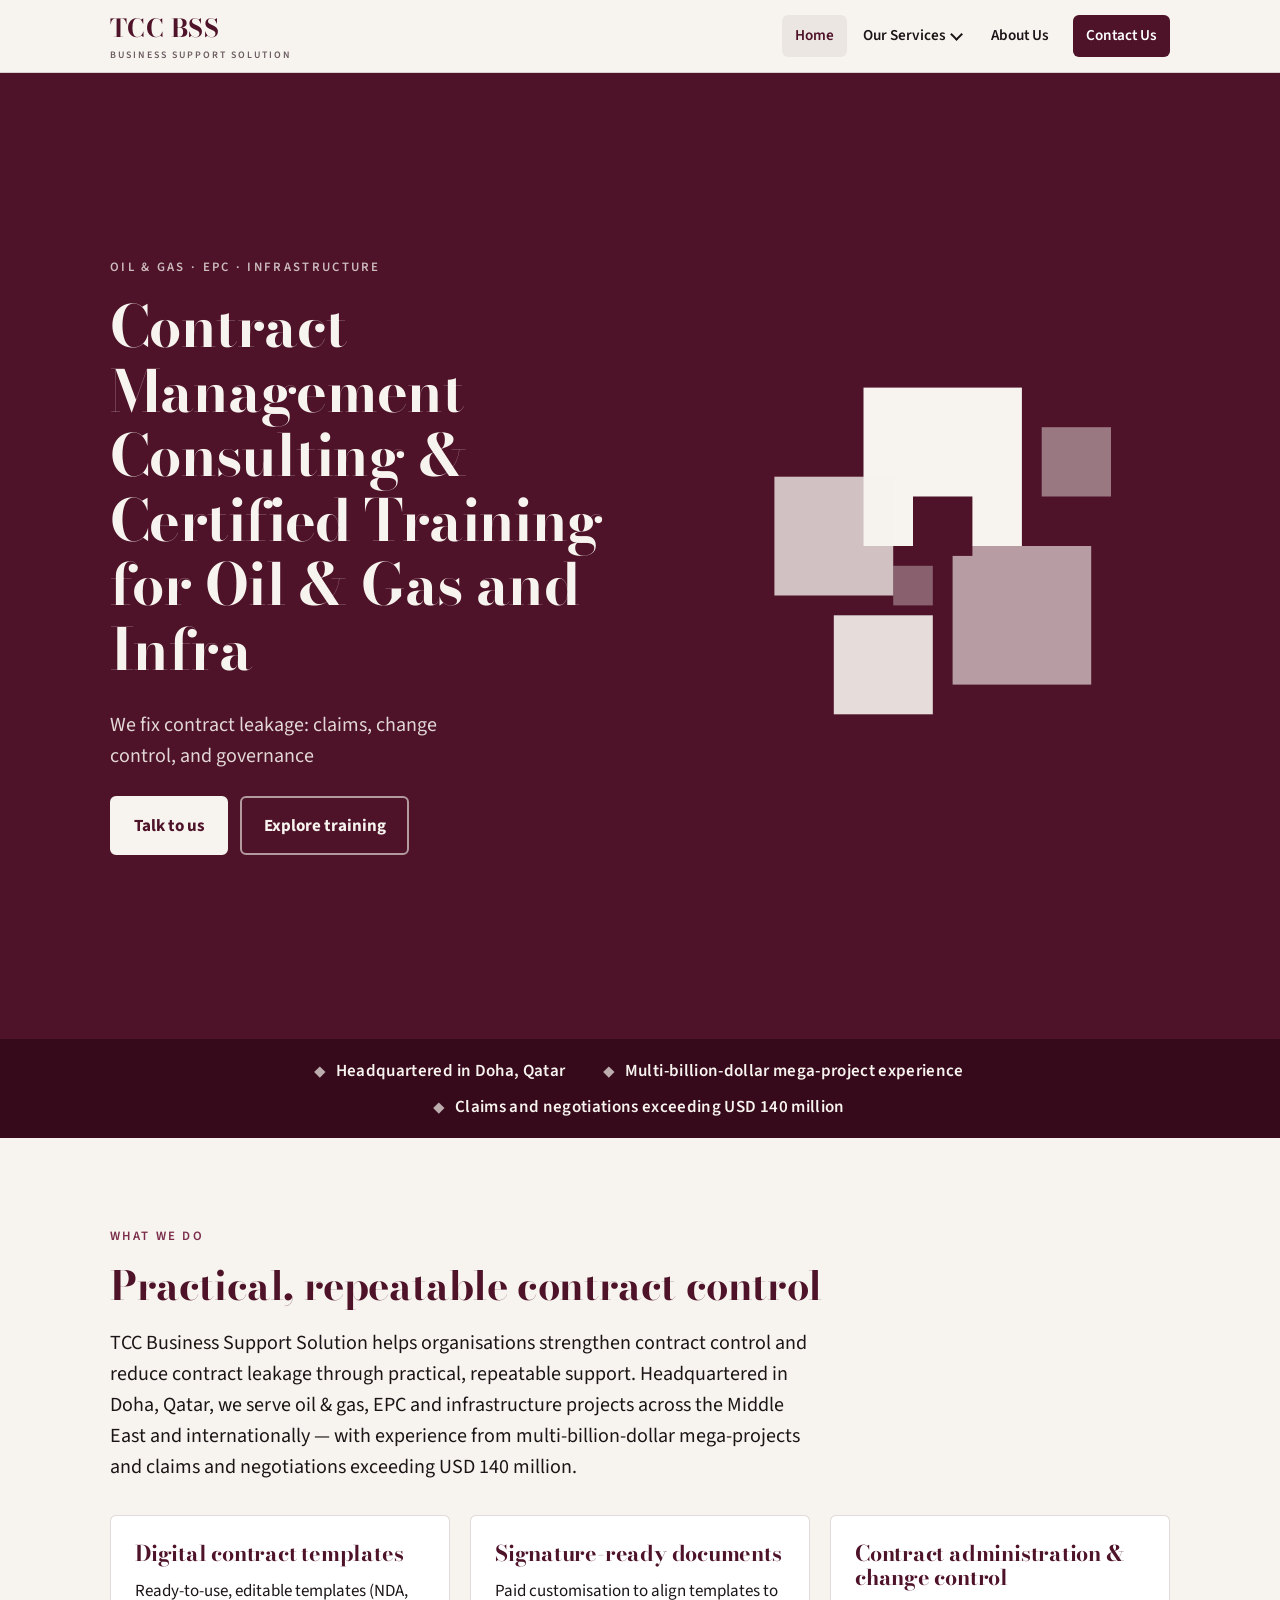
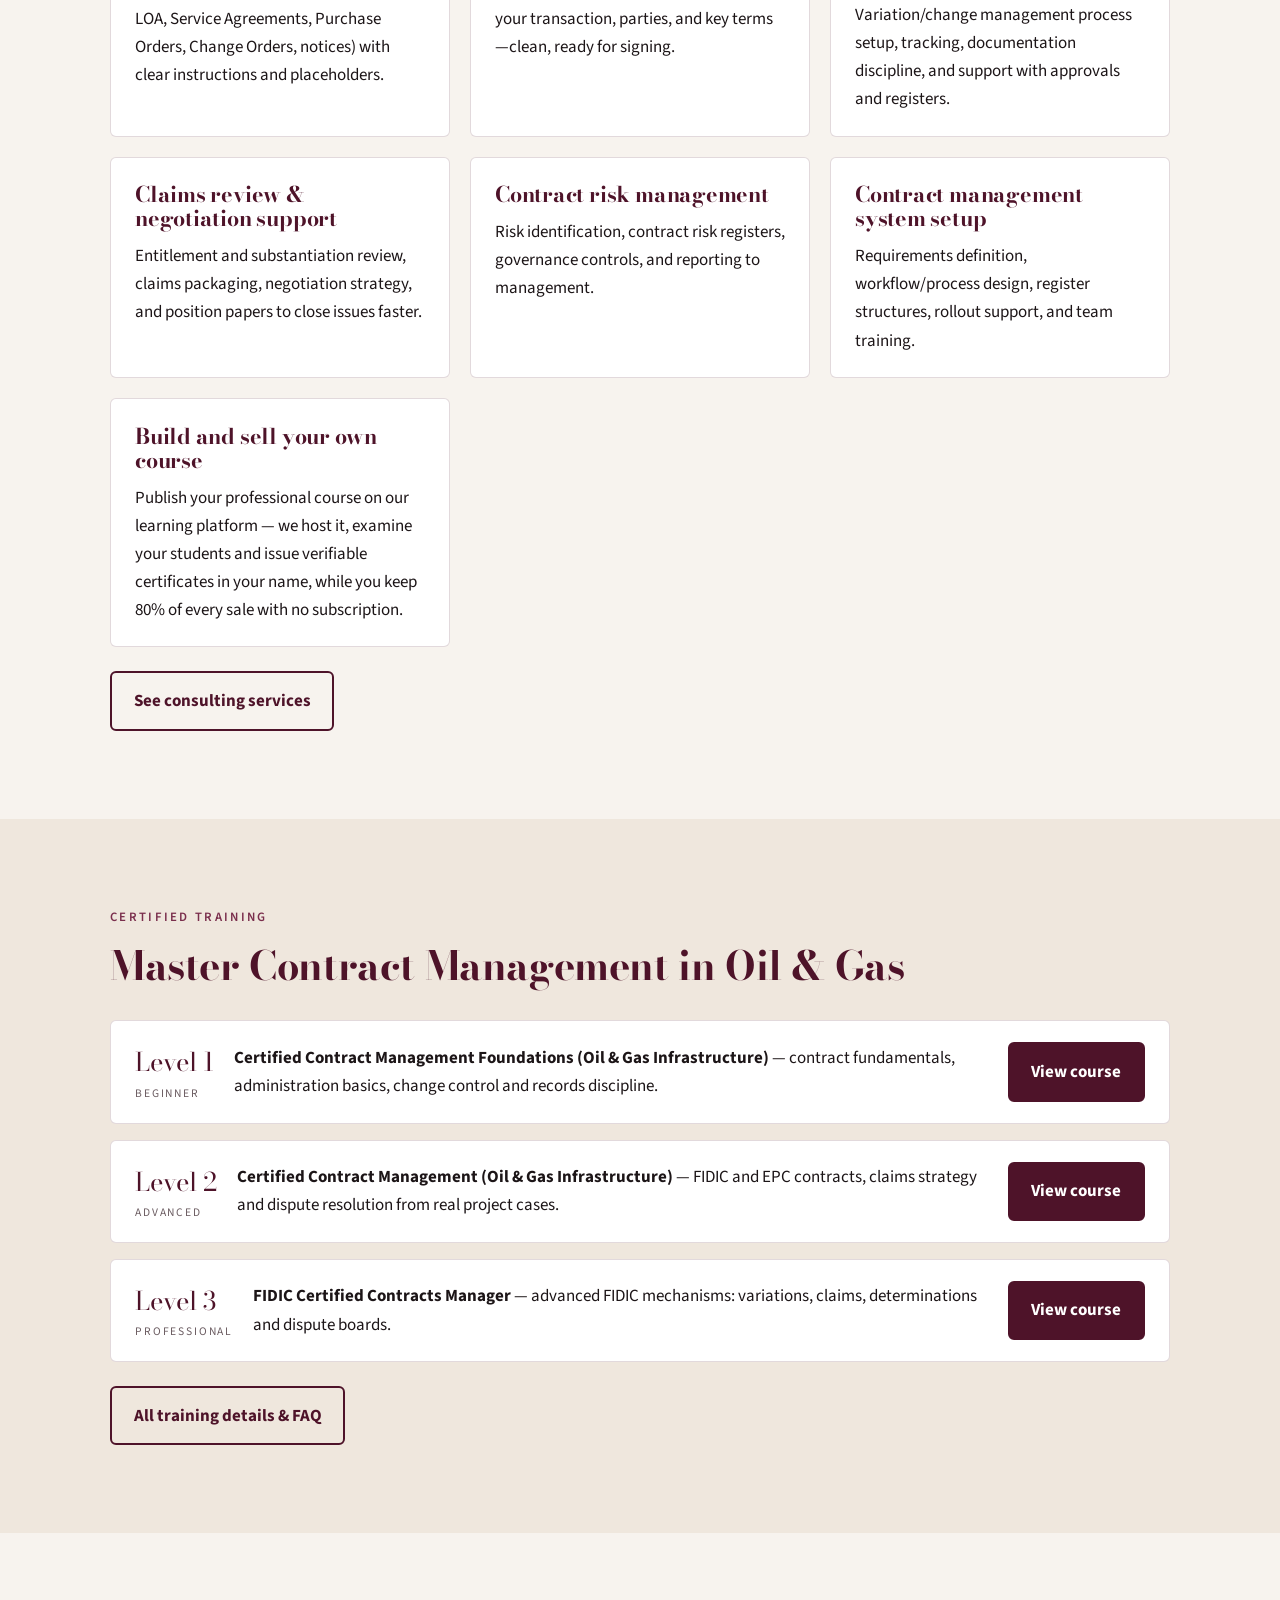
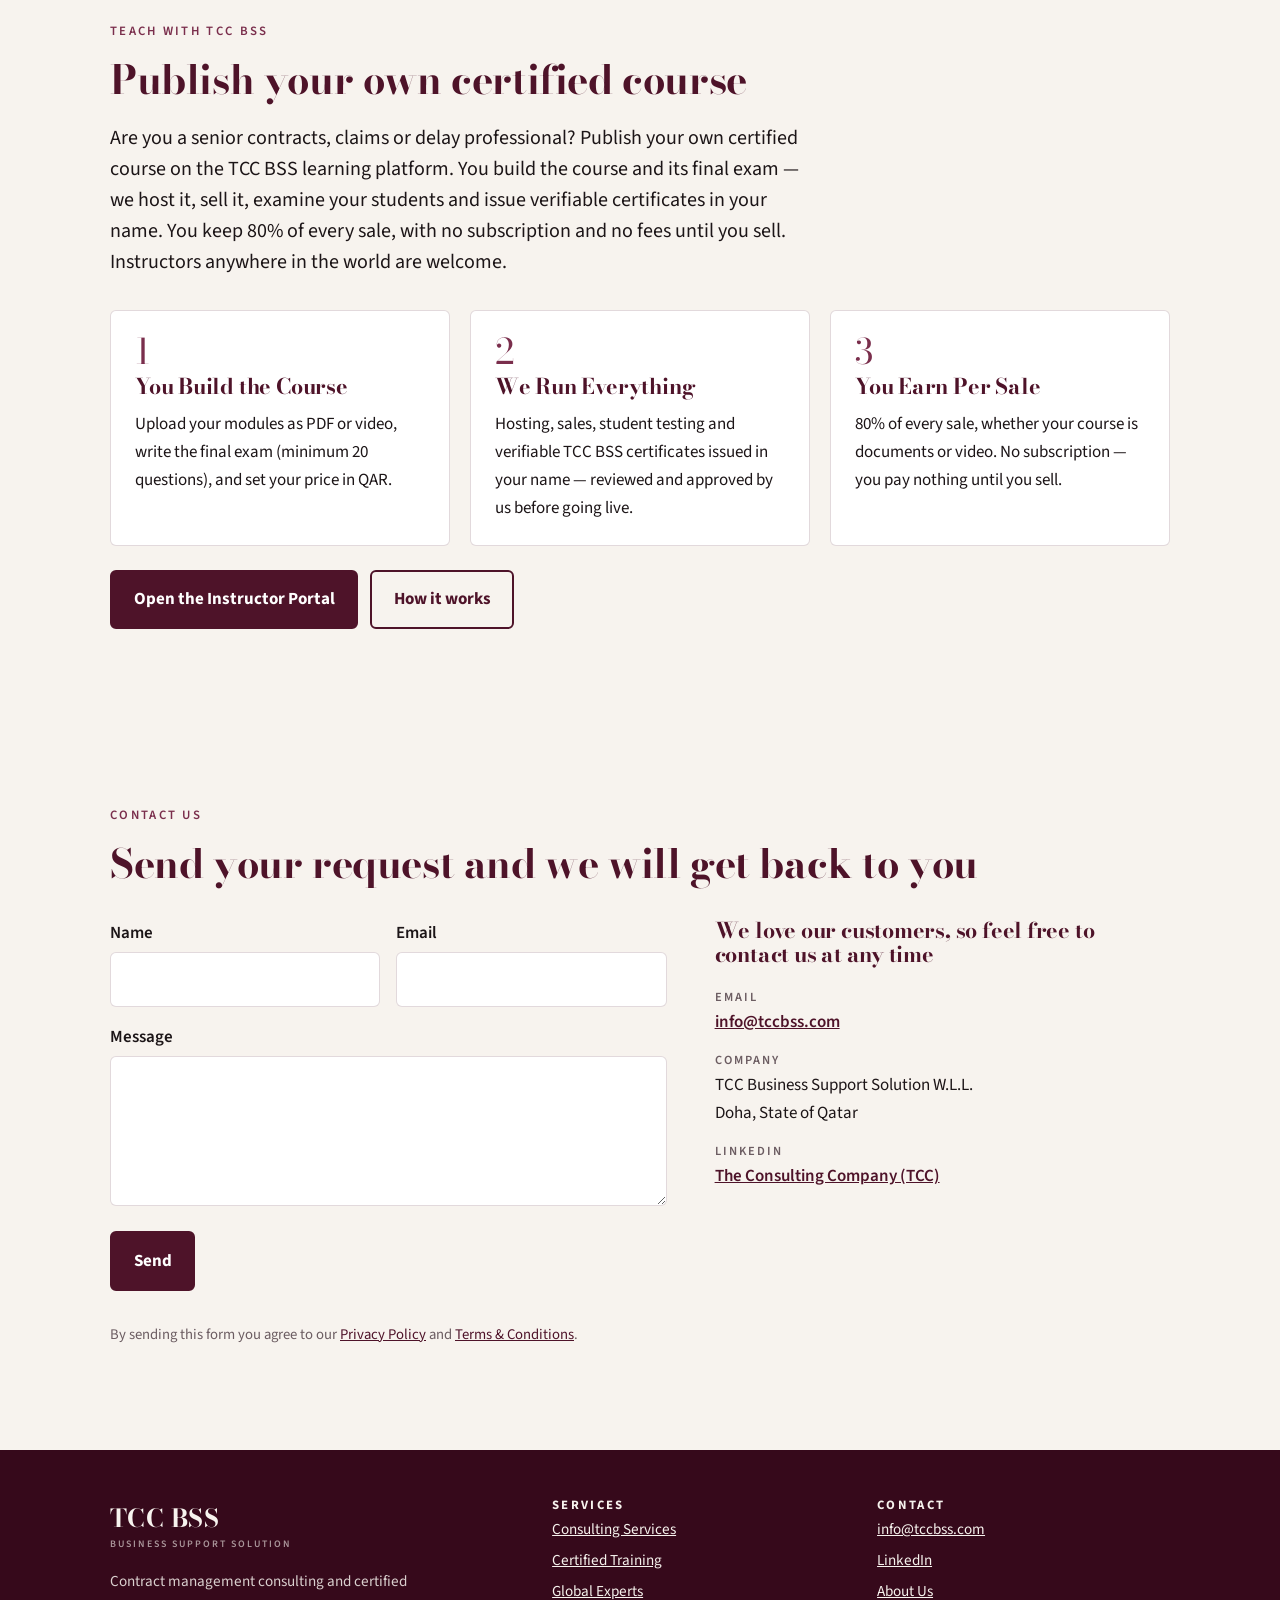
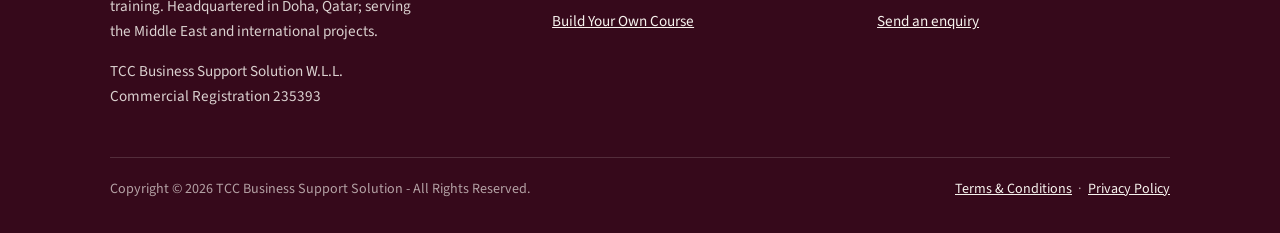
<file: index.html>
<!DOCTYPE html>
<html lang="en">
<head>
<meta charset="utf-8">
<meta name="viewport" content="width=device-width, initial-scale=1">
<title>Contract Management Consulting &amp; Training | TCC Business Support Solution</title>
<meta name="description" content="Doha-based contract management consulting and training for oil &amp; gas, EPC and infrastructure. We fix contract leakage: claims, change control, governance.">
<link rel="canonical" href="https://tccbss.com/">
<meta property="og:type" content="website"><meta property="og:site_name" content="TCC Business Support Solution">
<meta property="og:title" content="Contract Management Consulting &amp; Training | TCC Business Support Solution"><meta property="og:description" content="Doha-based contract management consulting and training for oil &amp; gas, EPC and infrastructure. We fix contract leakage: claims, change control, governance."><meta property="og:url" content="https://tccbss.com/">
<meta name="twitter:card" content="summary">
<link rel="icon" href="/assets/favicon.svg" type="image/svg+xml">
<link rel="preconnect" href="https://fonts.googleapis.com"><link rel="preconnect" href="https://fonts.gstatic.com" crossorigin>
<link href="https://fonts.googleapis.com/css2?family=Bodoni+Moda:wght@700&family=Source+Sans+3:ital,wght@0,400;0,600;0,700;1,400&display=swap" rel="stylesheet">
<link rel="stylesheet" href="/assets/style.css">
<script type="application/ld+json">{"@context": "https://schema.org", "@graph": [{"@type": "ProfessionalService", "@id": "https://tccbss.com/#organization", "name": "TCC Business Support Solution", "alternateName": "TCC BSS", "legalName": "TCC Business Support Solution W.L.L.", "url": "https://tccbss.com/", "email": "info@tccbss.com", "logo": "https://tccbss.com/assets/favicon.svg", "description": "Doha-based contract management consulting and certified training for oil & gas, EPC and infrastructure. We fix contract leakage: claims, change control, and governance.", "address": {"@type": "PostalAddress", "addressLocality": "Doha", "addressCountry": "QA"}, "areaServed": ["Qatar", "Middle East", "GCC", "North Africa", "South Asia", "International"], "identifier": {"@type": "PropertyValue", "propertyID": "Commercial Registration", "value": "235393"}, "sameAs": ["https://www.linkedin.com/company/the-consulting-company-tcc"], "knowsAbout": ["Contract management", "Claims management", "Change control", "FIDIC contracts", "Contract risk management", "EPC contracts"]}, {"@type": "WebSite", "url": "https://tccbss.com/", "name": "TCC Business Support Solution", "publisher": {"@id": "https://tccbss.com/#organization"}}]}</script>
</head>
<body>
<a class="skip" href="#main">Skip to content</a>
<header class="site-header"><div class="wrap">
  <a class="brand" href="/">TCC BSS<small>Business Support Solution</small></a>
  <button class="menu-btn" aria-expanded="false" aria-controls="nav">Menu <span class="chev"></span></button>
  <ul class="nav" id="nav">
    <li><a href="/" aria-current="page">Home</a></li>
    <li class="has-sub"><button aria-expanded="false" aria-haspopup="true">Our Services <span class="chev"></span></button>
      <ul class="sub">
        <li><a href="/consulting-services">Consulting Services</a></li>
        <li><a href="/certified-training">Certified Training</a></li>
        <li><a href="/global-experts">Global Experts</a></li>
        <li><a href="/build-your-own-course">Build Your Own Course</a></li>
      </ul></li>
    <li><a href="/about-us">About Us</a></li>
    <li><a class="cta" href="/#contact">Contact Us</a></li>
  </ul>
</div></header>
<main id="main">
<section class="hero"><div class="wrap"><div>
  <p class="kicker">Oil &amp; Gas · EPC · Infrastructure</p><h1>Contract Management Consulting &amp; Certified Training for Oil &amp; Gas and Infra</h1><p class="lead">We fix contract leakage: claims, change control, and governance</p>
  <div class="actions"><a class="btn" href="#contact">Talk to us</a><a class="btn ghost" href="/certified-training">Explore training</a></div></div><svg class="motif" viewBox="0 0 460 420" role="img" aria-label="Abstract composition of blocks fitting together, representing contract pieces under control">
<rect x="150" y="40" width="160" height="160" fill="#F7F3EE"/><rect x="60" y="130" width="120" height="120" fill="#F7F3EE" opacity=".78"/>
<rect x="240" y="200" width="140" height="140" fill="#F7F3EE" opacity=".62"/><rect x="120" y="270" width="100" height="100" fill="#F7F3EE" opacity=".9"/>
<rect x="330" y="80" width="70" height="70" fill="#F7F3EE" opacity=".45"/><rect x="200" y="150" width="60" height="60" fill="#4E1329"/>
<rect x="180" y="220" width="40" height="40" fill="#F7F3EE" opacity=".35"/></svg></div></section>
<div class="band"><div class="wrap"><ul><li>Headquartered in Doha, Qatar</li><li>Multi-billion-dollar mega-project experience</li><li>Claims and negotiations exceeding USD 140 million</li></ul></div></div>
<section><div class="wrap"><p class="kicker">What we do</p><h2>Practical, repeatable contract control</h2>
<p class="intro lead">TCC Business Support Solution helps organisations strengthen contract control and reduce contract leakage through practical, repeatable support. Headquartered in Doha, Qatar, we serve oil &amp; gas, EPC and infrastructure projects across the Middle East and internationally — with experience from multi-billion-dollar mega-projects and claims and negotiations exceeding USD 140 million.</p>
<div class="grid"><article class="card"><h3>Digital contract templates</h3><p>Ready-to-use, editable templates (NDA, LOA, Service Agreements, Purchase Orders, Change Orders, notices) with clear instructions and placeholders.</p></article><article class="card"><h3>Signature-ready documents</h3><p>Paid customisation to align templates to your transaction, parties, and key terms—clean, ready for signing.</p></article><article class="card"><h3>Contract administration &amp; change control</h3><p>Variation/change management process setup, tracking, documentation discipline, and support with approvals and registers.</p></article><article class="card"><h3>Claims review &amp; negotiation support</h3><p>Entitlement and substantiation review, claims packaging, negotiation strategy, and position papers to close issues faster.</p></article><article class="card"><h3>Contract risk management</h3><p>Risk identification, contract risk registers, governance controls, and reporting to management.</p></article><article class="card"><h3>Contract management system setup</h3><p>Requirements definition, workflow/process design, register structures, rollout support, and team training.</p></article><article class="card"><h3>Build and sell your own course</h3><p>Publish your professional course on our learning platform — we host it, examine your students and issue verifiable certificates in your name, while you keep 80% of every sale with no subscription.</p></article></div><div class="actions"><a class="btn ghost" href="/consulting-services">See consulting services</a></div></div></section>
<section class="alt"><div class="wrap"><p class="kicker">Certified Training</p><h2>Master Contract Management in Oil &amp; Gas</h2>
<div class="levels">
<div class="level"><div class="tag">Level 1<small>Beginner</small></div><p><strong>Certified Contract Management Foundations (Oil &amp; Gas Infrastructure)</strong> — contract fundamentals, administration basics, change control and records discipline.</p><a class="btn" href="https://nas.io/evgeniyas-business-1/courses/level-1-beginners-certified-contract-management-fo-1" rel="noopener" target="_blank">View course</a></div>
<div class="level"><div class="tag">Level 2<small>Advanced</small></div><p><strong>Certified Contract Management (Oil &amp; Gas Infrastructure)</strong> — FIDIC and EPC contracts, claims strategy and dispute resolution from real project cases.</p><a class="btn" href="https://nas.io/evgeniyas-business-1/courses/level-2-advanced-certified-contract-management-oil" rel="noopener" target="_blank">View course</a></div>
<div class="level"><div class="tag">Level 3<small>Professional</small></div><p><strong>FIDIC Certified Contracts Manager</strong> — advanced FIDIC mechanisms: variations, claims, determinations and dispute boards.</p><a class="btn" href="https://nas.io/evgeniyas-business-1/courses/fccm-exam-preparation-course" rel="noopener" target="_blank">View course</a></div>
</div><div class="actions"><a class="btn ghost" href="/certified-training">All training details &amp; FAQ</a></div></div></section>
<section><div class="wrap"><p class="kicker">Teach with TCC BSS</p><h2>Publish your own certified course</h2>
<p class="intro lead">Are you a senior contracts, claims or delay professional? Publish your own certified course on the TCC BSS learning platform. You build the course and its final exam — we host it, sell it, examine your students and issue verifiable certificates in your name. You keep 80% of every sale, with no subscription and no fees until you sell. Instructors anywhere in the world are welcome.</p>
<div class="steps">
<article class="card"><div class="num">1</div><h3>You Build the Course</h3><p>Upload your modules as PDF or video, write the final exam (minimum 20 questions), and set your price in QAR.</p></article>
<article class="card"><div class="num">2</div><h3>We Run Everything</h3><p>Hosting, sales, student testing and verifiable TCC BSS certificates issued in your name — reviewed and approved by us before going live.</p></article>
<article class="card"><div class="num">3</div><h3>You Earn Per Sale</h3><p>80% of every sale, whether your course is documents or video. No subscription — you pay nothing until you sell.</p></article>
</div><div class="actions"><a class="btn" href="https://tccbss-learn.azurewebsites.net/teach" rel="noopener" target="_blank">Open the Instructor Portal</a><a class="btn ghost" href="/build-your-own-course">How it works</a></div></div></section>
<section id="contact"><div class="wrap"><p class="kicker">Contact Us</p><h2>Send your request and we will get back to you</h2>
<div class="contact">
<form class="f" data-endpoint="" method="POST" action="mailto:info@tccbss.com" novalidate>
  <div class="row"><div><label for="name">Name</label><input id="name" name="name" type="text" autocomplete="name" required></div>
  <div><label for="email">Email</label><input id="email" name="email" type="email" autocomplete="email" required></div></div>
  <div><label for="message">Message</label><textarea id="message" name="message" required></textarea></div>
  <p class="hp" aria-hidden="true"><label>Leave this field empty <input type="text" name="_gotcha" tabindex="-1" autocomplete="off"></label></p>
  <div><button class="btn" type="submit">Send</button></div>
  <p class="status" role="status" aria-live="polite"></p>
  <p class="note">By sending this form you agree to our <a href="/privacy-policy">Privacy Policy</a> and <a href="/terms-%26-conditions">Terms &amp; Conditions</a>.</p>
</form>
<div class="info"><h3>We love our customers, so feel free to contact us at any time</h3>
  <dl><dt>Email</dt><dd><a href="mailto:info@tccbss.com">info@tccbss.com</a></dd><dt>Company</dt><dd>TCC Business Support Solution W.L.L.<br>Doha, State of Qatar</dd>
  <dt>LinkedIn</dt><dd><a href="https://www.linkedin.com/company/the-consulting-company-tcc" rel="noopener" target="_blank">The Consulting Company (TCC)</a></dd></dl></div>
</div></div></section>
</main>
<footer class="site-footer"><div class="wrap">
  <div class="cols">
    <div><a class="brand" href="/">TCC BSS<small>Business Support Solution</small></a>
      <p style="margin-top:1rem;max-width:40ch">Contract management consulting and certified training. Headquartered in Doha, Qatar; serving the Middle East and international projects.</p>
      <p>TCC Business Support Solution W.L.L.<br>Commercial Registration 235393</p></div>
    <div><h4>Services</h4><ul>
      <li><a href="/consulting-services">Consulting Services</a></li><li><a href="/certified-training">Certified Training</a></li>
      <li><a href="/global-experts">Global Experts</a></li><li><a href="/build-your-own-course">Build Your Own Course</a></li></ul></div>
    <div><h4>Contact</h4><ul>
      <li><a href="mailto:info@tccbss.com">info@tccbss.com</a></li><li><a href="https://www.linkedin.com/company/the-consulting-company-tcc" rel="noopener" target="_blank">LinkedIn</a></li>
      <li><a href="/about-us">About Us</a></li><li><a href="/#contact">Send an enquiry</a></li></ul></div>
  </div>
  <div class="legal"><span>Copyright © 2026 TCC Business Support Solution - All Rights Reserved.</span>
    <span><a href="/terms-%26-conditions">Terms &amp; Conditions</a> &nbsp;·&nbsp; <a href="/privacy-policy">Privacy Policy</a></span></div>
</div></footer>
<script src="/assets/site.js" defer></script>
</body>
</html>
</file>
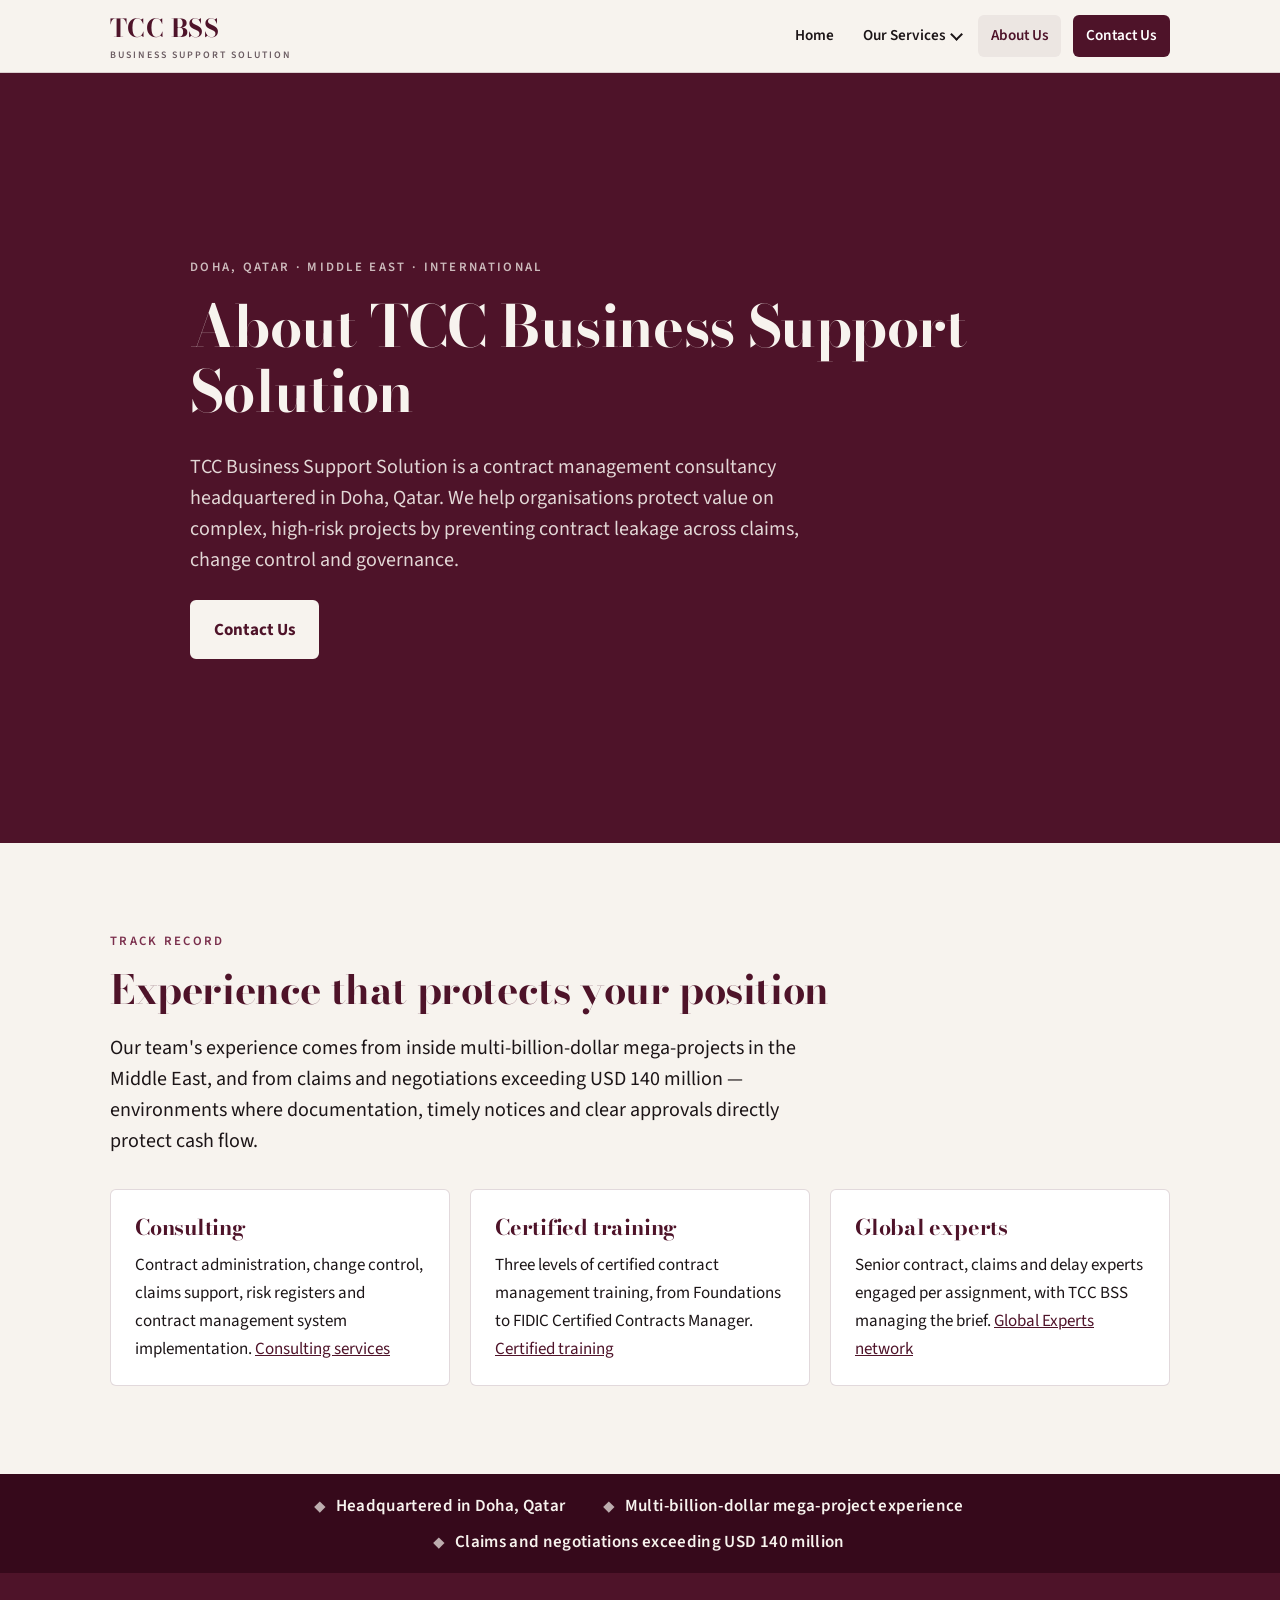
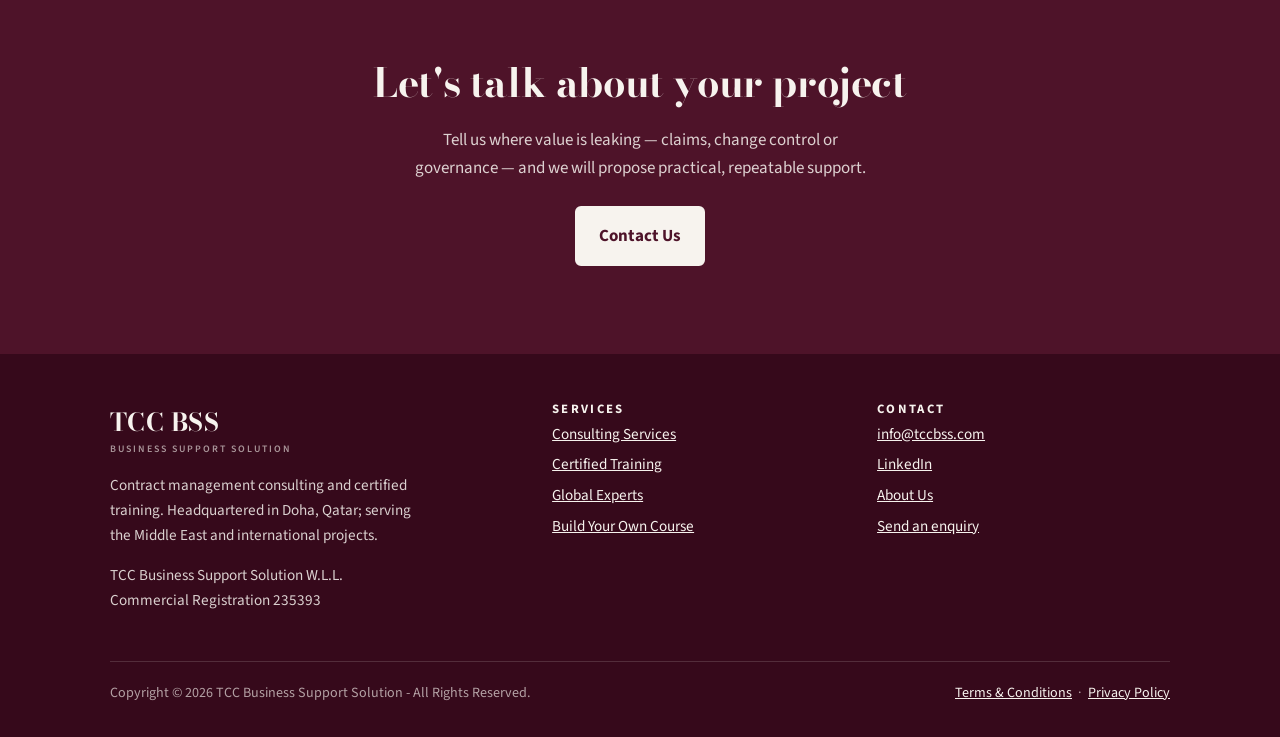
<file: about-us.html>
<!DOCTYPE html>
<html lang="en">
<head>
<meta charset="utf-8">
<meta name="viewport" content="width=device-width, initial-scale=1">
<title>About TCC Business Support Solution — Doha, Qatar</title>
<meta name="description" content="Doha-based contract management consultancy with experience on multi-billion-dollar Middle East mega-projects and claims exceeding USD 140 million.">
<link rel="canonical" href="https://tccbss.com/about-us">
<meta property="og:type" content="website"><meta property="og:site_name" content="TCC Business Support Solution">
<meta property="og:title" content="About TCC Business Support Solution — Doha, Qatar"><meta property="og:description" content="Doha-based contract management consultancy with experience on multi-billion-dollar Middle East mega-projects and claims exceeding USD 140 million."><meta property="og:url" content="https://tccbss.com/about-us">
<meta name="twitter:card" content="summary">
<link rel="icon" href="/assets/favicon.svg" type="image/svg+xml">
<link rel="preconnect" href="https://fonts.googleapis.com"><link rel="preconnect" href="https://fonts.gstatic.com" crossorigin>
<link href="https://fonts.googleapis.com/css2?family=Bodoni+Moda:wght@700&family=Source+Sans+3:ital,wght@0,400;0,600;0,700;1,400&display=swap" rel="stylesheet">
<link rel="stylesheet" href="/assets/style.css">
<script type="application/ld+json">{"@context": "https://schema.org", "@graph": [{"@type": "ProfessionalService", "@id": "https://tccbss.com/#organization", "name": "TCC Business Support Solution", "alternateName": "TCC BSS", "legalName": "TCC Business Support Solution W.L.L.", "url": "https://tccbss.com/", "email": "info@tccbss.com", "logo": "https://tccbss.com/assets/favicon.svg", "description": "Doha-based contract management consulting and certified training for oil & gas, EPC and infrastructure. We fix contract leakage: claims, change control, and governance.", "address": {"@type": "PostalAddress", "addressLocality": "Doha", "addressCountry": "QA"}, "areaServed": ["Qatar", "Middle East", "GCC", "North Africa", "South Asia", "International"], "identifier": {"@type": "PropertyValue", "propertyID": "Commercial Registration", "value": "235393"}, "sameAs": ["https://www.linkedin.com/company/the-consulting-company-tcc"], "knowsAbout": ["Contract management", "Claims management", "Change control", "FIDIC contracts", "Contract risk management", "EPC contracts"]}, {"@type": "AboutPage", "url": "https://tccbss.com/about-us", "name": "About TCC Business Support Solution", "about": {"@id": "https://tccbss.com/#organization"}}]}</script>
</head>
<body>
<a class="skip" href="#main">Skip to content</a>
<header class="site-header"><div class="wrap">
  <a class="brand" href="/">TCC BSS<small>Business Support Solution</small></a>
  <button class="menu-btn" aria-expanded="false" aria-controls="nav">Menu <span class="chev"></span></button>
  <ul class="nav" id="nav">
    <li><a href="/">Home</a></li>
    <li class="has-sub"><button aria-expanded="false" aria-haspopup="true">Our Services <span class="chev"></span></button>
      <ul class="sub">
        <li><a href="/consulting-services">Consulting Services</a></li>
        <li><a href="/certified-training">Certified Training</a></li>
        <li><a href="/global-experts">Global Experts</a></li>
        <li><a href="/build-your-own-course">Build Your Own Course</a></li>
      </ul></li>
    <li><a href="/about-us" aria-current="page">About Us</a></li>
    <li><a class="cta" href="/#contact">Contact Us</a></li>
  </ul>
</div></header>
<main id="main">
<section class="hero compact"><div class="wrap"><div>
  <p class="kicker">Doha, Qatar · Middle East · International</p><h1>About TCC Business Support Solution</h1><p class="lead">TCC Business Support Solution is a contract management consultancy headquartered in Doha, Qatar. We help organisations protect value on complex, high-risk projects by preventing contract leakage across claims, change control and governance.</p>
  <div class="actions"><a class="btn" href="/#contact">Contact Us</a></div></div></div></section>
<section><div class="wrap"><p class="kicker">Track record</p><h2>Experience that protects your position</h2>
<p class="intro lead">Our team's experience comes from inside multi-billion-dollar mega-projects in the Middle East, and from claims and negotiations exceeding USD 140 million — environments where documentation, timely notices and clear approvals directly protect cash flow.</p>
<div class="grid"><article class="card"><h3>Consulting</h3><p>Contract administration, change control, claims support, risk registers and contract management system implementation. <a href="/consulting-services">Consulting services</a></p></article><article class="card"><h3>Certified training</h3><p>Three levels of certified contract management training, from Foundations to FIDIC Certified Contracts Manager. <a href="/certified-training">Certified training</a></p></article><article class="card"><h3>Global experts</h3><p>Senior contract, claims and delay experts engaged per assignment, with TCC BSS managing the brief. <a href="/global-experts">Global Experts network</a></p></article></div></div></section>
<div class="band"><div class="wrap"><ul><li>Headquartered in Doha, Qatar</li><li>Multi-billion-dollar mega-project experience</li><li>Claims and negotiations exceeding USD 140 million</li></ul></div></div>
<section class="cta-band"><div class="wrap"><h2>Let's talk about your project</h2><p>Tell us where value is leaking — claims, change control or governance — and we will propose practical, repeatable support.</p><a class="btn" href="/#contact">Contact Us</a></div></section>
</main>
<footer class="site-footer"><div class="wrap">
  <div class="cols">
    <div><a class="brand" href="/">TCC BSS<small>Business Support Solution</small></a>
      <p style="margin-top:1rem;max-width:40ch">Contract management consulting and certified training. Headquartered in Doha, Qatar; serving the Middle East and international projects.</p>
      <p>TCC Business Support Solution W.L.L.<br>Commercial Registration 235393</p></div>
    <div><h4>Services</h4><ul>
      <li><a href="/consulting-services">Consulting Services</a></li><li><a href="/certified-training">Certified Training</a></li>
      <li><a href="/global-experts">Global Experts</a></li><li><a href="/build-your-own-course">Build Your Own Course</a></li></ul></div>
    <div><h4>Contact</h4><ul>
      <li><a href="mailto:info@tccbss.com">info@tccbss.com</a></li><li><a href="https://www.linkedin.com/company/the-consulting-company-tcc" rel="noopener" target="_blank">LinkedIn</a></li>
      <li><a href="/about-us">About Us</a></li><li><a href="/#contact">Send an enquiry</a></li></ul></div>
  </div>
  <div class="legal"><span>Copyright © 2026 TCC Business Support Solution - All Rights Reserved.</span>
    <span><a href="/terms-%26-conditions">Terms &amp; Conditions</a> &nbsp;·&nbsp; <a href="/privacy-policy">Privacy Policy</a></span></div>
</div></footer>
<script src="/assets/site.js" defer></script>
</body>
</html>
</file>
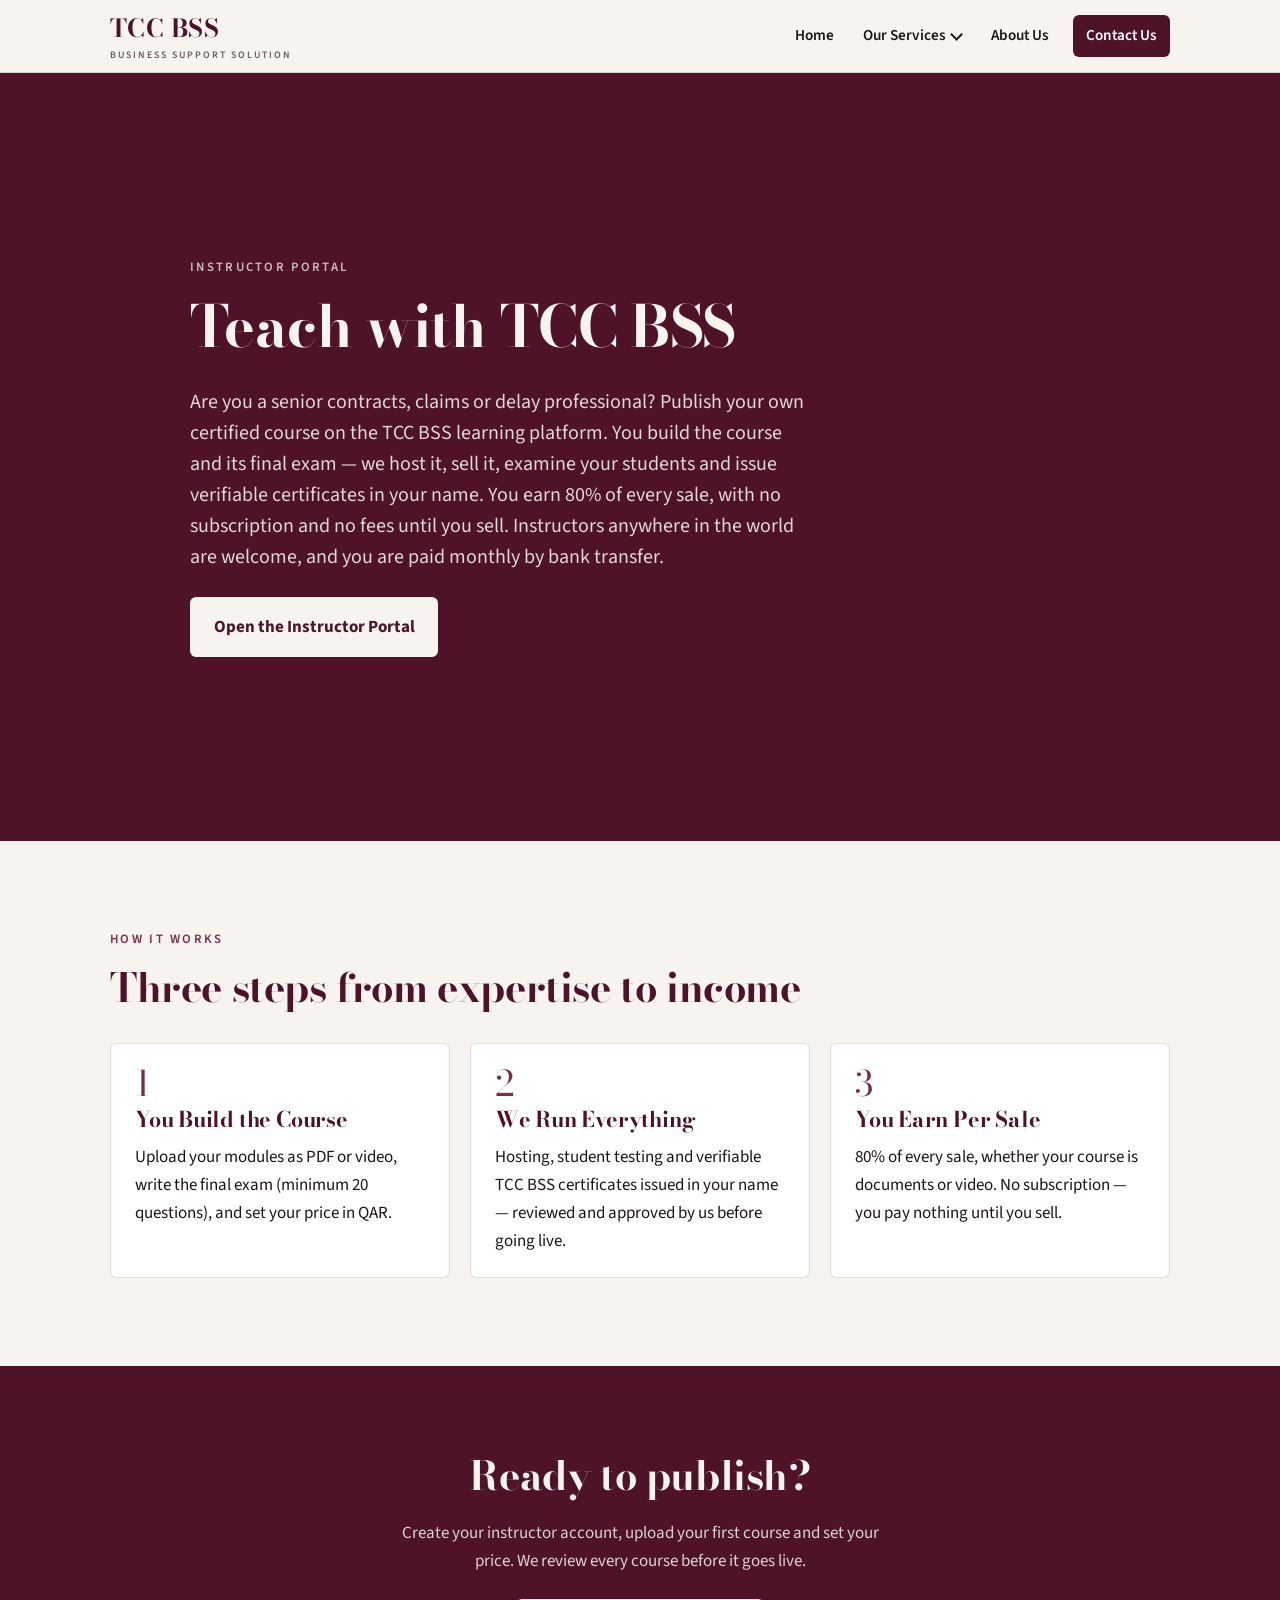
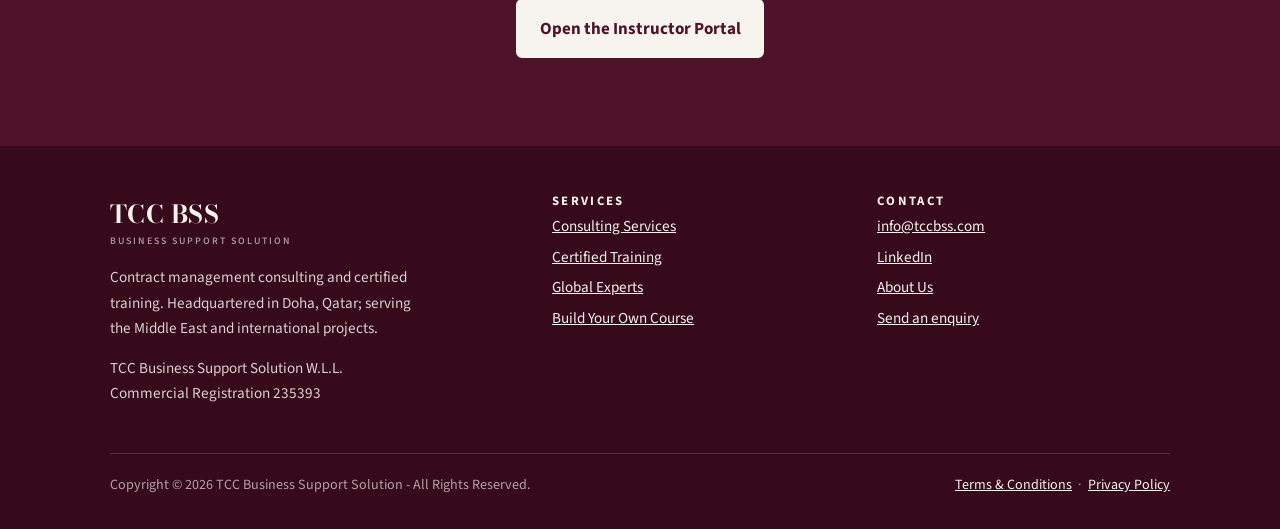
<file: build-your-own-course.html>
<!DOCTYPE html>
<html lang="en">
<head>
<meta charset="utf-8">
<meta name="viewport" content="width=device-width, initial-scale=1">
<title>Build Your Own Course — Teach with TCC BSS</title>
<meta name="description" content="Discover the Instructor Portal by TCC BSS for teaching opportunities, certified course publishing, and exceptional contract management training.">
<link rel="canonical" href="https://tccbss.com/build-your-own-course">
<meta property="og:type" content="website"><meta property="og:site_name" content="TCC Business Support Solution">
<meta property="og:title" content="Build Your Own Course — Teach with TCC BSS"><meta property="og:description" content="Discover the Instructor Portal by TCC BSS for teaching opportunities, certified course publishing, and exceptional contract management training."><meta property="og:url" content="https://tccbss.com/build-your-own-course">
<meta name="twitter:card" content="summary">
<link rel="icon" href="/assets/favicon.svg" type="image/svg+xml">
<link rel="preconnect" href="https://fonts.googleapis.com"><link rel="preconnect" href="https://fonts.gstatic.com" crossorigin>
<link href="https://fonts.googleapis.com/css2?family=Bodoni+Moda:wght@700&family=Source+Sans+3:ital,wght@0,400;0,600;0,700;1,400&display=swap" rel="stylesheet">
<link rel="stylesheet" href="/assets/style.css">
<script type="application/ld+json">{"@context": "https://schema.org", "@graph": [{"@type": "ProfessionalService", "@id": "https://tccbss.com/#organization", "name": "TCC Business Support Solution", "alternateName": "TCC BSS", "legalName": "TCC Business Support Solution W.L.L.", "url": "https://tccbss.com/", "email": "info@tccbss.com", "logo": "https://tccbss.com/assets/favicon.svg", "description": "Doha-based contract management consulting and certified training for oil & gas, EPC and infrastructure. We fix contract leakage: claims, change control, and governance.", "address": {"@type": "PostalAddress", "addressLocality": "Doha", "addressCountry": "QA"}, "areaServed": ["Qatar", "Middle East", "GCC", "North Africa", "South Asia", "International"], "identifier": {"@type": "PropertyValue", "propertyID": "Commercial Registration", "value": "235393"}, "sameAs": ["https://www.linkedin.com/company/the-consulting-company-tcc"], "knowsAbout": ["Contract management", "Claims management", "Change control", "FIDIC contracts", "Contract risk management", "EPC contracts"]}, {"@type": "WebPage", "url": "https://tccbss.com/build-your-own-course", "name": "Teach with TCC BSS", "about": {"@id": "https://tccbss.com/#organization"}}]}</script>
</head>
<body>
<a class="skip" href="#main">Skip to content</a>
<header class="site-header"><div class="wrap">
  <a class="brand" href="/">TCC BSS<small>Business Support Solution</small></a>
  <button class="menu-btn" aria-expanded="false" aria-controls="nav">Menu <span class="chev"></span></button>
  <ul class="nav" id="nav">
    <li><a href="/">Home</a></li>
    <li class="has-sub"><button aria-expanded="false" aria-haspopup="true">Our Services <span class="chev"></span></button>
      <ul class="sub">
        <li><a href="/consulting-services">Consulting Services</a></li>
        <li><a href="/certified-training">Certified Training</a></li>
        <li><a href="/global-experts">Global Experts</a></li>
        <li><a href="/build-your-own-course">Build Your Own Course</a></li>
      </ul></li>
    <li><a href="/about-us">About Us</a></li>
    <li><a class="cta" href="/#contact">Contact Us</a></li>
  </ul>
</div></header>
<main id="main">
<section class="hero compact"><div class="wrap"><div>
  <p class="kicker">Instructor Portal</p><h1>Teach with TCC BSS</h1><p class="lead">Are you a senior contracts, claims or delay professional? Publish your own certified course on the TCC BSS learning platform. You build the course and its final exam — we host it, sell it, examine your students and issue verifiable certificates in your name. You earn 80% of every sale, with no subscription and no fees until you sell. Instructors anywhere in the world are welcome, and you are paid monthly by bank transfer.</p>
  <div class="actions"><a class="btn" href="https://tccbss-learn.azurewebsites.net/teach">Open the Instructor Portal</a></div></div></div></section>
<section><div class="wrap"><p class="kicker">How it works</p><h2>Three steps from expertise to income</h2><div class="steps">
<article class="card"><div class="num">1</div><h3>You Build the Course</h3><p>Upload your modules as PDF or video, write the final exam (minimum 20 questions), and set your price in QAR.</p></article>
<article class="card"><div class="num">2</div><h3>We Run Everything</h3><p>Hosting, student testing and verifiable TCC BSS certificates issued in your name — reviewed and approved by us before going live.</p></article>
<article class="card"><div class="num">3</div><h3>You Earn Per Sale</h3><p>80% of every sale, whether your course is documents or video. No subscription — you pay nothing until you sell.</p></article>
</div></div></section>
<section class="cta-band"><div class="wrap"><h2>Ready to publish?</h2><p>Create your instructor account, upload your first course and set your price. We review every course before it goes live.</p><a class="btn" href="https://tccbss-learn.azurewebsites.net/teach">Open the Instructor Portal</a></div></section>
</main>
<footer class="site-footer"><div class="wrap">
  <div class="cols">
    <div><a class="brand" href="/">TCC BSS<small>Business Support Solution</small></a>
      <p style="margin-top:1rem;max-width:40ch">Contract management consulting and certified training. Headquartered in Doha, Qatar; serving the Middle East and international projects.</p>
      <p>TCC Business Support Solution W.L.L.<br>Commercial Registration 235393</p></div>
    <div><h4>Services</h4><ul>
      <li><a href="/consulting-services">Consulting Services</a></li><li><a href="/certified-training">Certified Training</a></li>
      <li><a href="/global-experts">Global Experts</a></li><li><a href="/build-your-own-course">Build Your Own Course</a></li></ul></div>
    <div><h4>Contact</h4><ul>
      <li><a href="mailto:info@tccbss.com">info@tccbss.com</a></li><li><a href="https://www.linkedin.com/company/the-consulting-company-tcc" rel="noopener" target="_blank">LinkedIn</a></li>
      <li><a href="/about-us">About Us</a></li><li><a href="/#contact">Send an enquiry</a></li></ul></div>
  </div>
  <div class="legal"><span>Copyright © 2026 TCC Business Support Solution - All Rights Reserved.</span>
    <span><a href="/terms-%26-conditions">Terms &amp; Conditions</a> &nbsp;·&nbsp; <a href="/privacy-policy">Privacy Policy</a></span></div>
</div></footer>
<script src="/assets/site.js" defer></script>
</body>
</html>
</file>
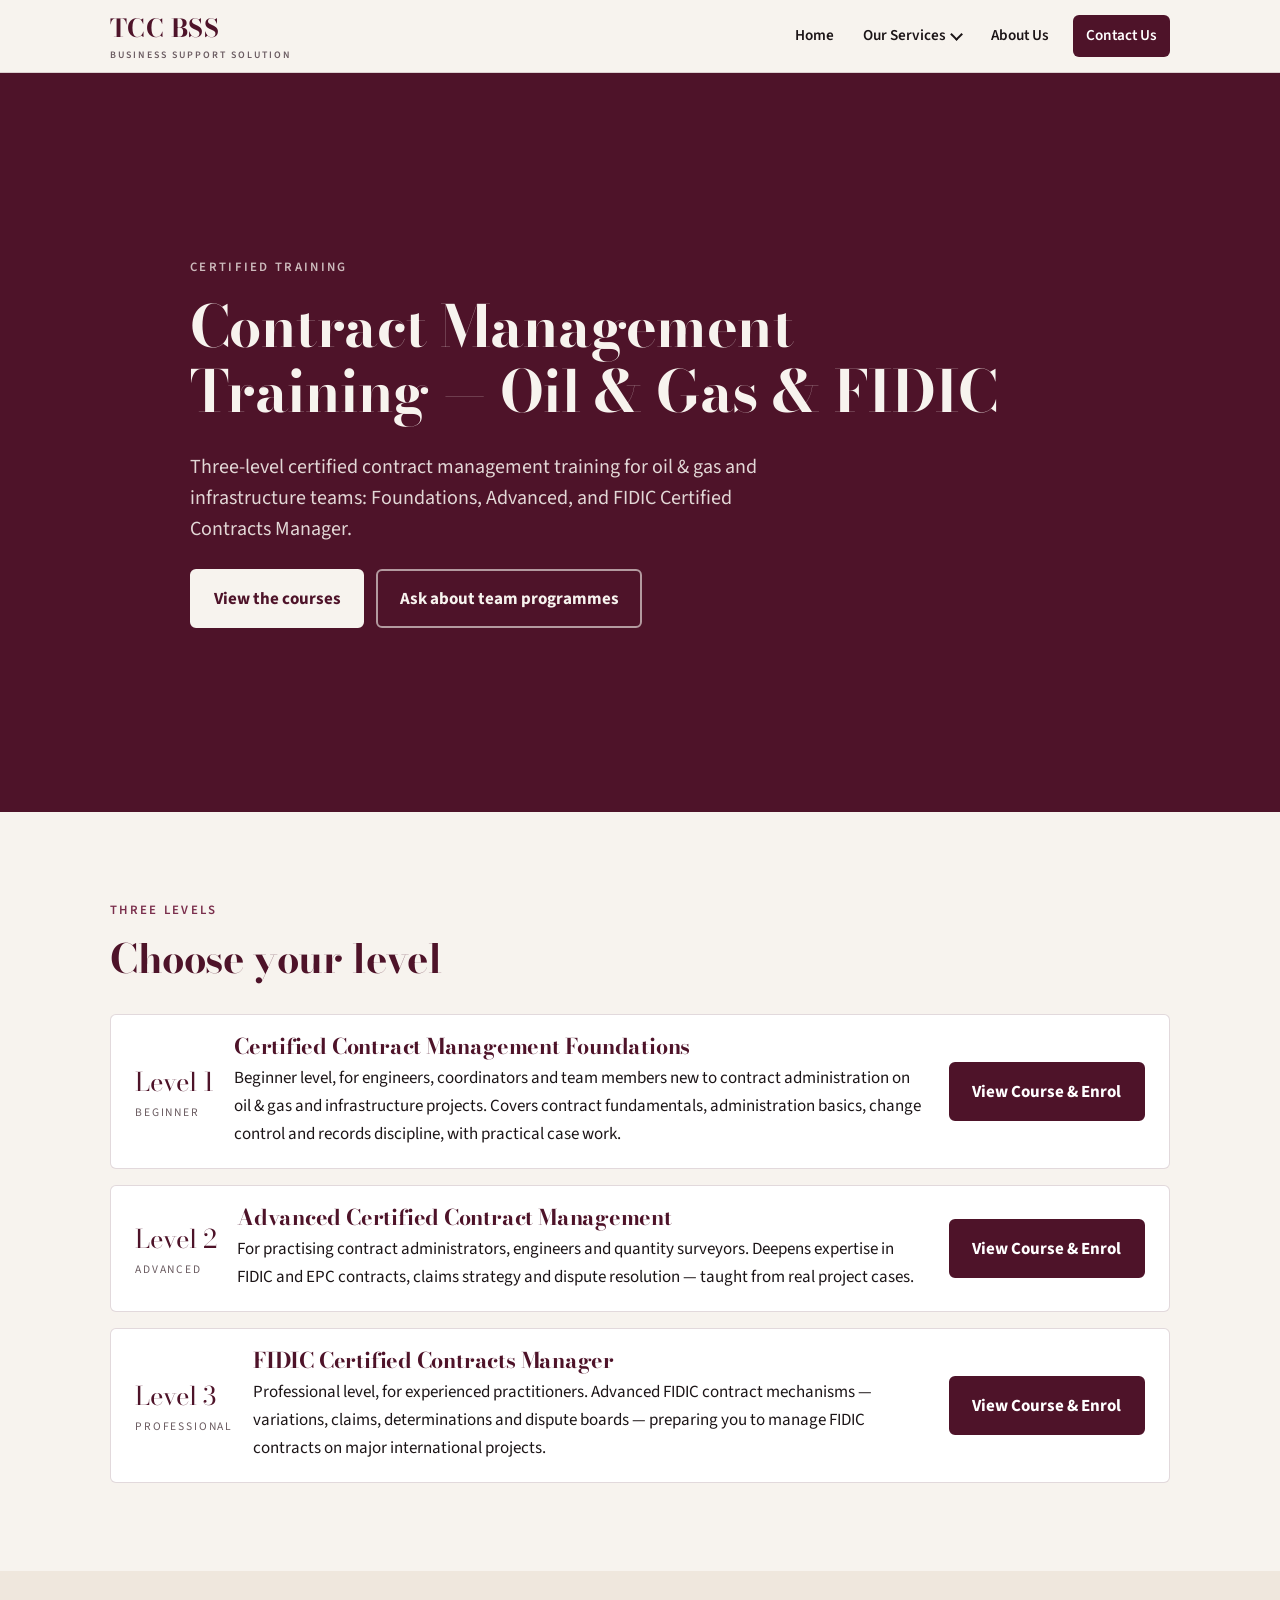
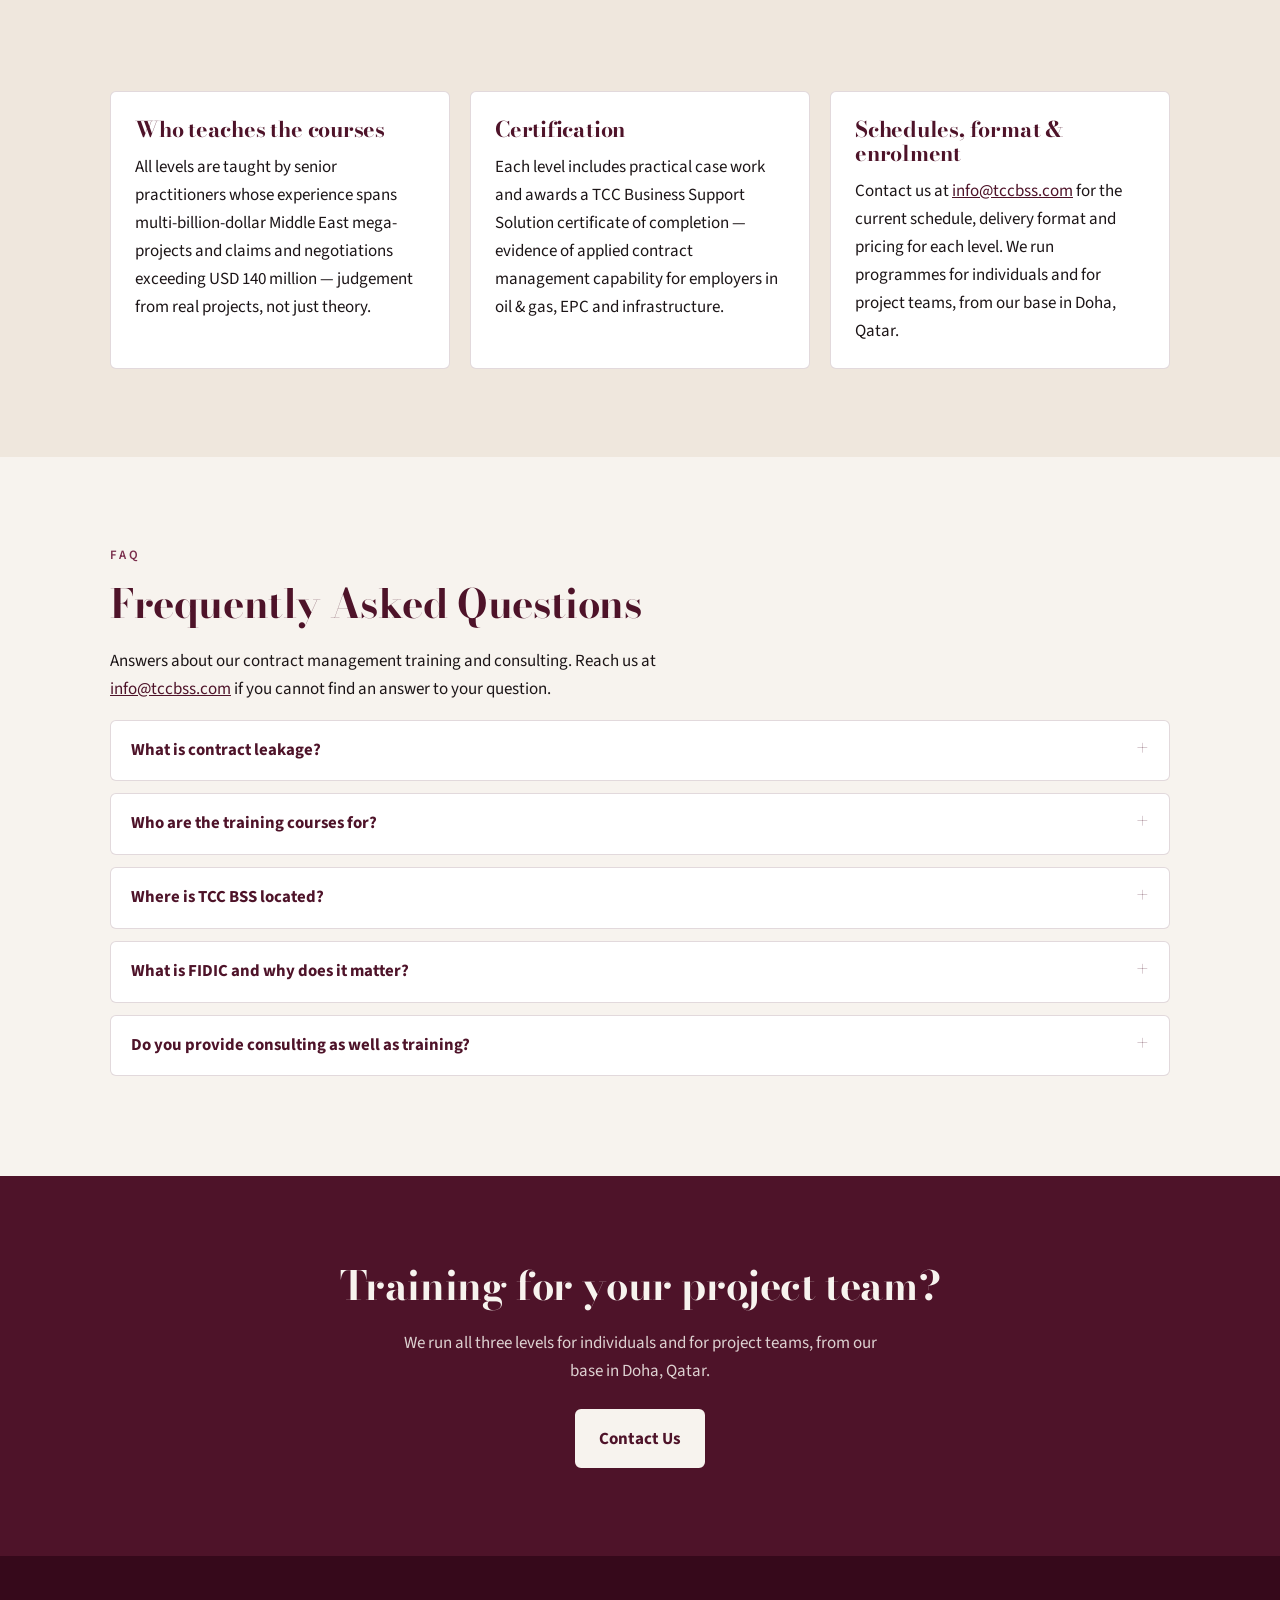
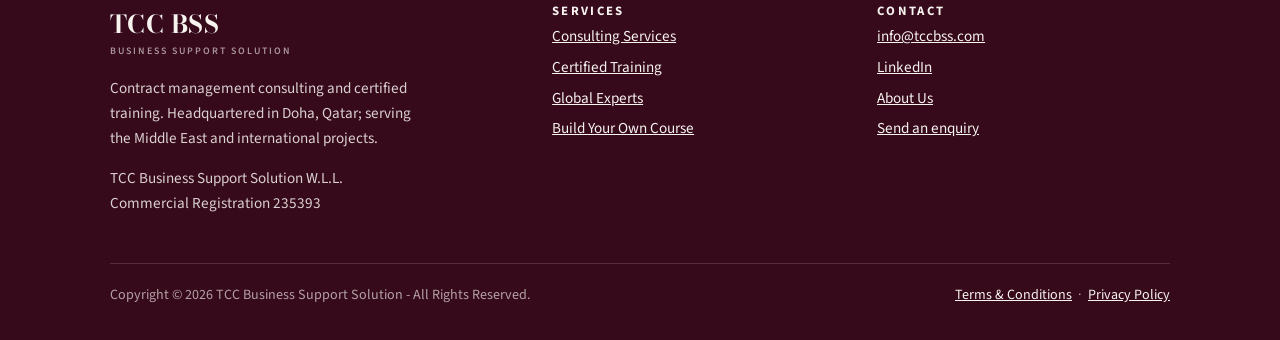
<file: certified-training.html>
<!DOCTYPE html>
<html lang="en">
<head>
<meta charset="utf-8">
<meta name="viewport" content="width=device-width, initial-scale=1">
<title>Certified Contract Management Training — Oil &amp; Gas &amp; FIDIC | TCC BSS</title>
<meta name="description" content="Three-level certified contract management training for oil &amp; gas and infrastructure teams: Foundations, Advanced, and FIDIC Certified Contracts Manager.">
<link rel="canonical" href="https://tccbss.com/certified-training">
<meta property="og:type" content="website"><meta property="og:site_name" content="TCC Business Support Solution">
<meta property="og:title" content="Certified Contract Management Training — Oil &amp; Gas &amp; FIDIC | TCC BSS"><meta property="og:description" content="Three-level certified contract management training for oil &amp; gas and infrastructure teams: Foundations, Advanced, and FIDIC Certified Contracts Manager."><meta property="og:url" content="https://tccbss.com/certified-training">
<meta name="twitter:card" content="summary">
<link rel="icon" href="/assets/favicon.svg" type="image/svg+xml">
<link rel="preconnect" href="https://fonts.googleapis.com"><link rel="preconnect" href="https://fonts.gstatic.com" crossorigin>
<link href="https://fonts.googleapis.com/css2?family=Bodoni+Moda:wght@700&family=Source+Sans+3:ital,wght@0,400;0,600;0,700;1,400&display=swap" rel="stylesheet">
<link rel="stylesheet" href="/assets/style.css">
<script type="application/ld+json">{"@context": "https://schema.org", "@graph": [{"@type": "ProfessionalService", "@id": "https://tccbss.com/#organization", "name": "TCC Business Support Solution", "alternateName": "TCC BSS", "legalName": "TCC Business Support Solution W.L.L.", "url": "https://tccbss.com/", "email": "info@tccbss.com", "logo": "https://tccbss.com/assets/favicon.svg", "description": "Doha-based contract management consulting and certified training for oil & gas, EPC and infrastructure. We fix contract leakage: claims, change control, and governance.", "address": {"@type": "PostalAddress", "addressLocality": "Doha", "addressCountry": "QA"}, "areaServed": ["Qatar", "Middle East", "GCC", "North Africa", "South Asia", "International"], "identifier": {"@type": "PropertyValue", "propertyID": "Commercial Registration", "value": "235393"}, "sameAs": ["https://www.linkedin.com/company/the-consulting-company-tcc"], "knowsAbout": ["Contract management", "Claims management", "Change control", "FIDIC contracts", "Contract risk management", "EPC contracts"]}, {"@type": "ItemList", "name": "Certified contract management training levels", "itemListElement": [{"@type": "ListItem", "position": 1, "item": {"@type": "Course", "name": "Level 1 — Certified Contract Management Foundations", "description": "Beginner level, for engineers, coordinators and team members new to contract administration on oil & gas and infrastructure projects. Covers contract fundamentals, administration basics, change control and records discipline, with practical case work.", "url": "https://nas.io/evgeniyas-business-1/courses/level-1-beginners-certified-contract-management-fo-1", "provider": {"@id": "https://tccbss.com/#organization"}, "educationalLevel": "Beginner"}}, {"@type": "ListItem", "position": 2, "item": {"@type": "Course", "name": "Level 2 — Advanced Certified Contract Management", "description": "For practising contract administrators, engineers and quantity surveyors. Deepens expertise in FIDIC and EPC contracts, claims strategy and dispute resolution — taught from real project cases.", "url": "https://nas.io/evgeniyas-business-1/courses/level-2-advanced-certified-contract-management-oil", "provider": {"@id": "https://tccbss.com/#organization"}, "educationalLevel": "Advanced"}}, {"@type": "ListItem", "position": 3, "item": {"@type": "Course", "name": "Level 3 — FIDIC Certified Contracts Manager", "description": "Professional level, for experienced practitioners. Advanced FIDIC contract mechanisms — variations, claims, determinations and dispute boards — preparing you to manage FIDIC contracts on major international projects.", "url": "https://nas.io/evgeniyas-business-1/courses/fccm-exam-preparation-course", "provider": {"@id": "https://tccbss.com/#organization"}, "educationalLevel": "Professional"}}]}, {"@type": "FAQPage", "mainEntity": [{"@type": "Question", "name": "What is contract leakage?", "acceptedAnswer": {"@type": "Answer", "text": "Contract leakage is the value an organisation loses between what a contract entitles it to and what it actually realises — through unpriced changes, unclaimed entitlements, missed notices and weak governance. TCC BSS reduces leakage through disciplined change control, claims management and contract governance."}}, {"@type": "Question", "name": "Who are the training courses for?", "acceptedAnswer": {"@type": "Answer", "text": "Project and contract professionals in oil & gas, EPC and infrastructure. Level 1 suits engineers and administrators new to contract work; Level 2 suits practising contract administrators and quantity surveyors; Level 3 suits experienced professionals targeting FIDIC contracts manager certification."}}, {"@type": "Question", "name": "Where is TCC BSS located?", "acceptedAnswer": {"@type": "Answer", "text": "TCC Business Support Solution is headquartered in Doha, Qatar, and supports clients across the Middle East and internationally. Contact Info@tccbss.com for the current training schedule and delivery format."}}, {"@type": "Question", "name": "What is FIDIC and why does it matter?", "acceptedAnswer": {"@type": "Answer", "text": "FIDIC publishes the standard forms of contract most widely used on international construction and infrastructure projects. Employers and contractors on major projects expect contracts managers to know FIDIC mechanisms for variations, claims and dispute resolution — the focus of our Level 2 and Level 3 programmes."}}, {"@type": "Question", "name": "Do you provide consulting as well as training?", "acceptedAnswer": {"@type": "Answer", "text": "Yes — both. TCC BSS provides contract administration and change control setup, independent claim evaluations and negotiation support, contract risk management, and contract management system implementation, alongside its certified training programmes."}}]}]}</script>
</head>
<body>
<a class="skip" href="#main">Skip to content</a>
<header class="site-header"><div class="wrap">
  <a class="brand" href="/">TCC BSS<small>Business Support Solution</small></a>
  <button class="menu-btn" aria-expanded="false" aria-controls="nav">Menu <span class="chev"></span></button>
  <ul class="nav" id="nav">
    <li><a href="/">Home</a></li>
    <li class="has-sub"><button aria-expanded="false" aria-haspopup="true">Our Services <span class="chev"></span></button>
      <ul class="sub">
        <li><a href="/consulting-services">Consulting Services</a></li>
        <li><a href="/certified-training">Certified Training</a></li>
        <li><a href="/global-experts">Global Experts</a></li>
        <li><a href="/build-your-own-course">Build Your Own Course</a></li>
      </ul></li>
    <li><a href="/about-us">About Us</a></li>
    <li><a class="cta" href="/#contact">Contact Us</a></li>
  </ul>
</div></header>
<main id="main">
<section class="hero compact"><div class="wrap"><div>
  <p class="kicker">Certified Training</p><h1>Contract Management Training&nbsp;— Oil&nbsp;&amp;&nbsp;Gas &amp; FIDIC</h1><p class="lead">Three-level certified contract management training for oil &amp; gas and infrastructure teams: Foundations, Advanced, and FIDIC Certified Contracts Manager.</p>
  <div class="actions"><a class="btn" href="#levels">View the courses</a><a class="btn ghost" href="/#contact">Ask about team programmes</a></div></div></div></section>
<section id="levels"><div class="wrap"><p class="kicker">Three levels</p><h2>Choose your level</h2><div class="levels"><div class="level"><div class="tag">Level 1<small>Beginner</small></div><div><h3 style="margin-bottom:.3rem">Certified Contract Management Foundations</h3><p>Beginner level, for engineers, coordinators and team members new to contract administration on oil &amp; gas and infrastructure projects. Covers contract fundamentals, administration basics, change control and records discipline, with practical case work.</p></div><a class="btn" href="https://nas.io/evgeniyas-business-1/courses/level-1-beginners-certified-contract-management-fo-1" rel="noopener" target="_blank">View Course &amp; Enrol</a></div><div class="level"><div class="tag">Level 2<small>Advanced</small></div><div><h3 style="margin-bottom:.3rem">Advanced Certified Contract Management</h3><p>For practising contract administrators, engineers and quantity surveyors. Deepens expertise in FIDIC and EPC contracts, claims strategy and dispute resolution — taught from real project cases.</p></div><a class="btn" href="https://nas.io/evgeniyas-business-1/courses/level-2-advanced-certified-contract-management-oil" rel="noopener" target="_blank">View Course &amp; Enrol</a></div><div class="level"><div class="tag">Level 3<small>Professional</small></div><div><h3 style="margin-bottom:.3rem">FIDIC Certified Contracts Manager</h3><p>Professional level, for experienced practitioners. Advanced FIDIC contract mechanisms — variations, claims, determinations and dispute boards — preparing you to manage FIDIC contracts on major international projects.</p></div><a class="btn" href="https://nas.io/evgeniyas-business-1/courses/fccm-exam-preparation-course" rel="noopener" target="_blank">View Course &amp; Enrol</a></div></div></div></section>
<section class="alt"><div class="wrap"><div class="grid"><article class="card"><h3>Who teaches the courses</h3><p>All levels are taught by senior practitioners whose experience spans multi-billion-dollar Middle East mega-projects and claims and negotiations exceeding USD 140 million — judgement from real projects, not just theory.</p></article><article class="card"><h3>Certification</h3><p>Each level includes practical case work and awards a TCC Business Support Solution certificate of completion — evidence of applied contract management capability for employers in oil &amp; gas, EPC and infrastructure.</p></article><article class="card"><h3>Schedules, format &amp; enrolment</h3><p>Contact us at <a href="mailto:info@tccbss.com">info@tccbss.com</a> for the current schedule, delivery format and pricing for each level. We run programmes for individuals and for project teams, from our base in Doha, Qatar.</p></article></div></div></section>
<section><div class="wrap"><p class="kicker">FAQ</p><h2>Frequently Asked Questions</h2><p class="intro">Answers about our contract management training and consulting. Reach us at <a href="mailto:info@tccbss.com">info@tccbss.com</a> if you cannot find an answer to your question.</p><div class="faq"><details><summary>What is contract leakage?</summary><p>Contract leakage is the value an organisation loses between what a contract entitles it to and what it actually realises — through unpriced changes, unclaimed entitlements, missed notices and weak governance. TCC BSS reduces leakage through disciplined change control, claims management and contract governance.</p></details><details><summary>Who are the training courses for?</summary><p>Project and contract professionals in oil &amp; gas, EPC and infrastructure. Level 1 suits engineers and administrators new to contract work; Level 2 suits practising contract administrators and quantity surveyors; Level 3 suits experienced professionals targeting FIDIC contracts manager certification.</p></details><details><summary>Where is TCC BSS located?</summary><p>TCC Business Support Solution is headquartered in Doha, Qatar, and supports clients across the Middle East and internationally. Contact Info@tccbss.com for the current training schedule and delivery format.</p></details><details><summary>What is FIDIC and why does it matter?</summary><p>FIDIC publishes the standard forms of contract most widely used on international construction and infrastructure projects. Employers and contractors on major projects expect contracts managers to know FIDIC mechanisms for variations, claims and dispute resolution — the focus of our Level 2 and Level 3 programmes.</p></details><details><summary>Do you provide consulting as well as training?</summary><p>Yes — both. TCC BSS provides contract administration and change control setup, independent claim evaluations and negotiation support, contract risk management, and contract management system implementation, alongside its certified training programmes.</p></details></div></div></section>
<section class="cta-band"><div class="wrap"><h2>Training for your project team?</h2><p>We run all three levels for individuals and for project teams, from our base in Doha, Qatar.</p><a class="btn" href="/#contact">Contact Us</a></div></section>
</main>
<footer class="site-footer"><div class="wrap">
  <div class="cols">
    <div><a class="brand" href="/">TCC BSS<small>Business Support Solution</small></a>
      <p style="margin-top:1rem;max-width:40ch">Contract management consulting and certified training. Headquartered in Doha, Qatar; serving the Middle East and international projects.</p>
      <p>TCC Business Support Solution W.L.L.<br>Commercial Registration 235393</p></div>
    <div><h4>Services</h4><ul>
      <li><a href="/consulting-services">Consulting Services</a></li><li><a href="/certified-training">Certified Training</a></li>
      <li><a href="/global-experts">Global Experts</a></li><li><a href="/build-your-own-course">Build Your Own Course</a></li></ul></div>
    <div><h4>Contact</h4><ul>
      <li><a href="mailto:info@tccbss.com">info@tccbss.com</a></li><li><a href="https://www.linkedin.com/company/the-consulting-company-tcc" rel="noopener" target="_blank">LinkedIn</a></li>
      <li><a href="/about-us">About Us</a></li><li><a href="/#contact">Send an enquiry</a></li></ul></div>
  </div>
  <div class="legal"><span>Copyright © 2026 TCC Business Support Solution - All Rights Reserved.</span>
    <span><a href="/terms-%26-conditions">Terms &amp; Conditions</a> &nbsp;·&nbsp; <a href="/privacy-policy">Privacy Policy</a></span></div>
</div></footer>
<script src="/assets/site.js" defer></script>
</body>
</html>
</file>
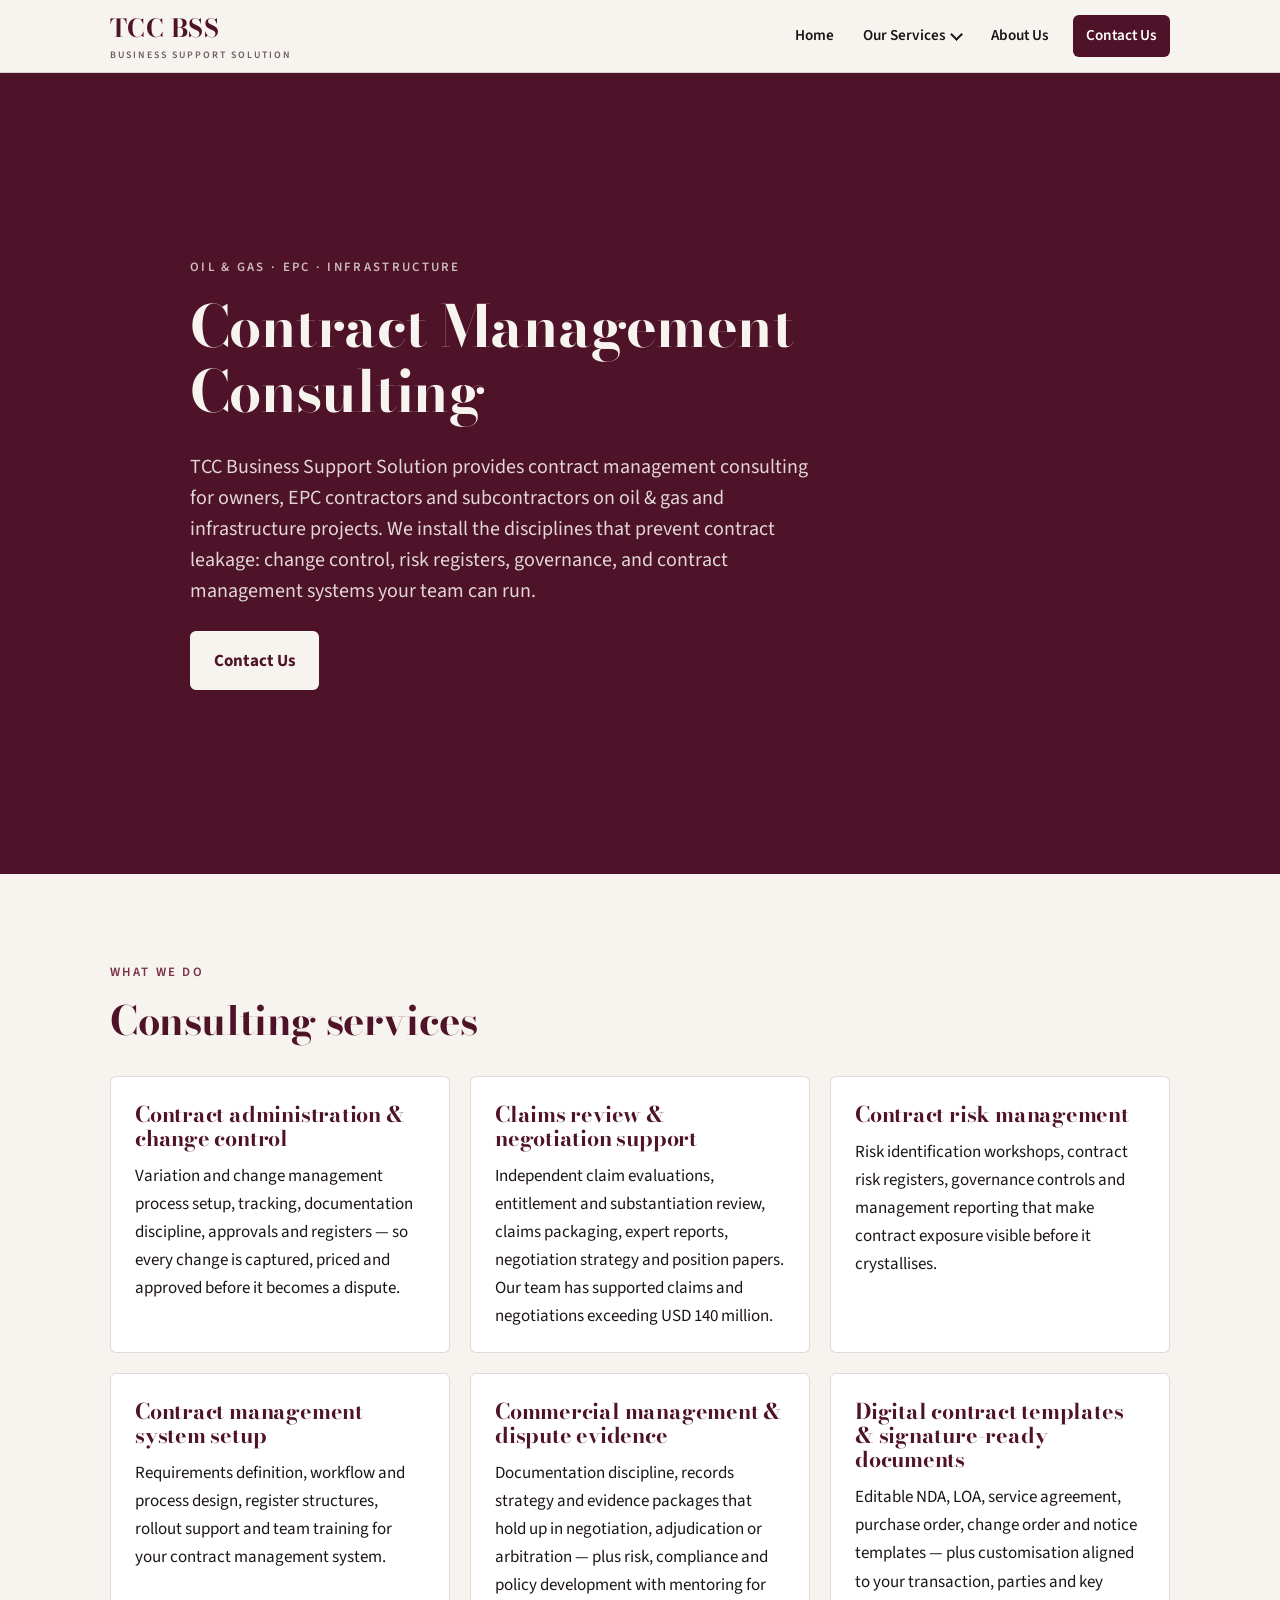
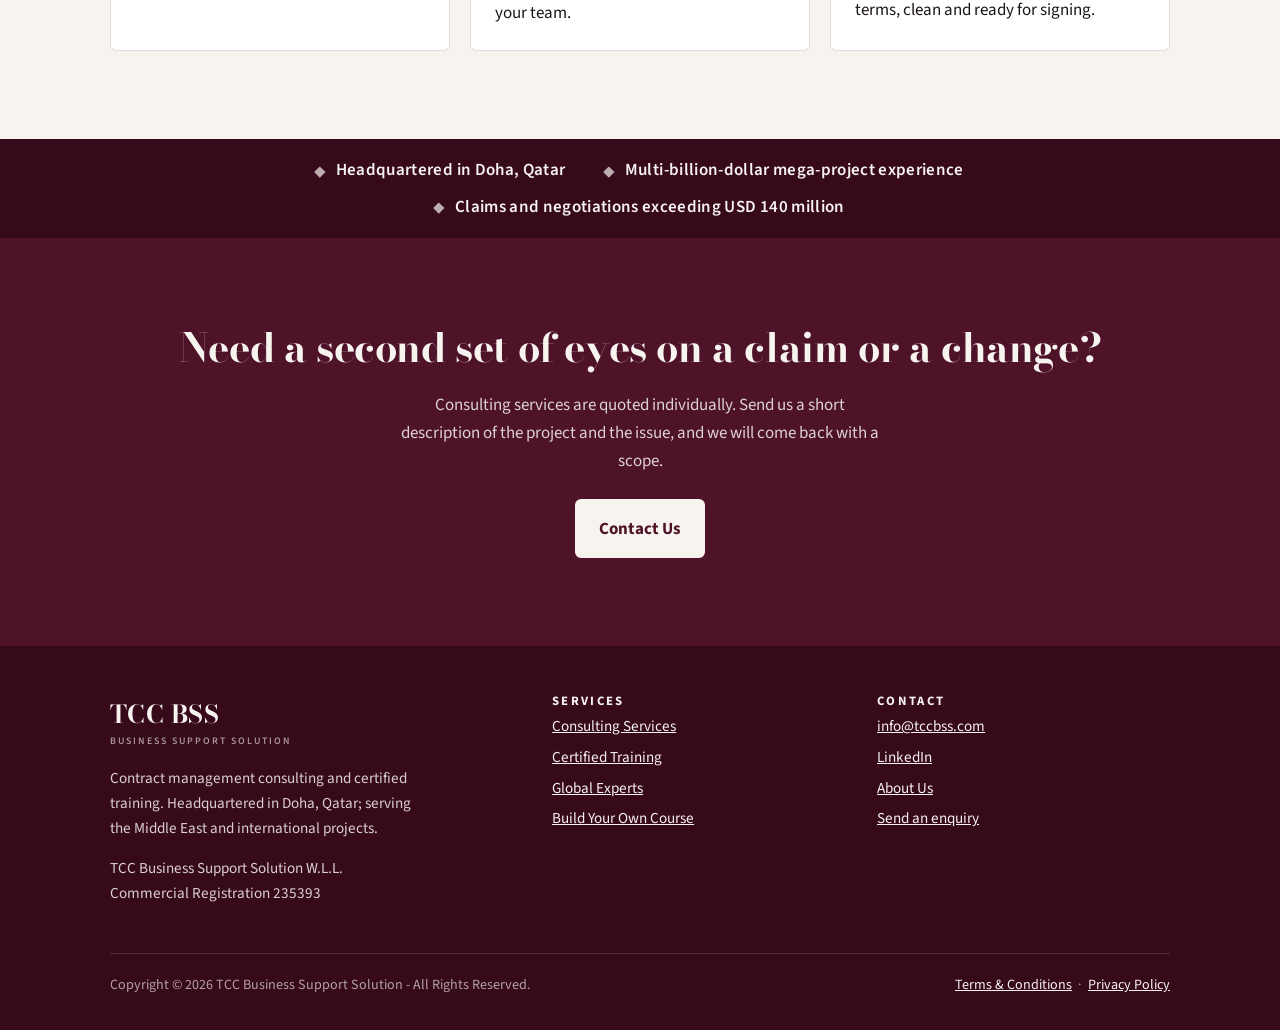
<file: consulting-services.html>
<!DOCTYPE html>
<html lang="en">
<head>
<meta charset="utf-8">
<meta name="viewport" content="width=device-width, initial-scale=1">
<title>Contract Management Consulting for Oil &amp; Gas &amp; EPC | TCC BSS</title>
<meta name="description" content="Contract administration, change control, claims support, risk registers and CMS implementation for oil &amp; gas, EPC and infrastructure projects in Doha, Qatar.">
<link rel="canonical" href="https://tccbss.com/consulting-services">
<meta property="og:type" content="website"><meta property="og:site_name" content="TCC Business Support Solution">
<meta property="og:title" content="Contract Management Consulting for Oil &amp; Gas &amp; EPC | TCC BSS"><meta property="og:description" content="Contract administration, change control, claims support, risk registers and CMS implementation for oil &amp; gas, EPC and infrastructure projects in Doha, Qatar."><meta property="og:url" content="https://tccbss.com/consulting-services">
<meta name="twitter:card" content="summary">
<link rel="icon" href="/assets/favicon.svg" type="image/svg+xml">
<link rel="preconnect" href="https://fonts.googleapis.com"><link rel="preconnect" href="https://fonts.gstatic.com" crossorigin>
<link href="https://fonts.googleapis.com/css2?family=Bodoni+Moda:wght@700&family=Source+Sans+3:ital,wght@0,400;0,600;0,700;1,400&display=swap" rel="stylesheet">
<link rel="stylesheet" href="/assets/style.css">
<script type="application/ld+json">{"@context": "https://schema.org", "@graph": [{"@type": "ProfessionalService", "@id": "https://tccbss.com/#organization", "name": "TCC Business Support Solution", "alternateName": "TCC BSS", "legalName": "TCC Business Support Solution W.L.L.", "url": "https://tccbss.com/", "email": "info@tccbss.com", "logo": "https://tccbss.com/assets/favicon.svg", "description": "Doha-based contract management consulting and certified training for oil & gas, EPC and infrastructure. We fix contract leakage: claims, change control, and governance.", "address": {"@type": "PostalAddress", "addressLocality": "Doha", "addressCountry": "QA"}, "areaServed": ["Qatar", "Middle East", "GCC", "North Africa", "South Asia", "International"], "identifier": {"@type": "PropertyValue", "propertyID": "Commercial Registration", "value": "235393"}, "sameAs": ["https://www.linkedin.com/company/the-consulting-company-tcc"], "knowsAbout": ["Contract management", "Claims management", "Change control", "FIDIC contracts", "Contract risk management", "EPC contracts"]}, {"@type": "Service", "name": "Contract Management Consulting", "serviceType": "Contract management consulting", "provider": {"@id": "https://tccbss.com/#organization"}, "areaServed": ["Qatar", "Middle East", "International"], "url": "https://tccbss.com/consulting-services", "hasOfferCatalog": {"@type": "OfferCatalog", "name": "Consulting services", "itemListElement": [{"@type": "Offer", "itemOffered": {"@type": "Service", "name": "Contract administration & change control"}}, {"@type": "Offer", "itemOffered": {"@type": "Service", "name": "Claims review & negotiation support"}}, {"@type": "Offer", "itemOffered": {"@type": "Service", "name": "Contract risk management"}}, {"@type": "Offer", "itemOffered": {"@type": "Service", "name": "Contract management system setup"}}, {"@type": "Offer", "itemOffered": {"@type": "Service", "name": "Commercial management & dispute evidence"}}, {"@type": "Offer", "itemOffered": {"@type": "Service", "name": "Digital contract templates & signature-ready documents"}}]}}]}</script>
</head>
<body>
<a class="skip" href="#main">Skip to content</a>
<header class="site-header"><div class="wrap">
  <a class="brand" href="/">TCC BSS<small>Business Support Solution</small></a>
  <button class="menu-btn" aria-expanded="false" aria-controls="nav">Menu <span class="chev"></span></button>
  <ul class="nav" id="nav">
    <li><a href="/">Home</a></li>
    <li class="has-sub"><button aria-expanded="false" aria-haspopup="true">Our Services <span class="chev"></span></button>
      <ul class="sub">
        <li><a href="/consulting-services">Consulting Services</a></li>
        <li><a href="/certified-training">Certified Training</a></li>
        <li><a href="/global-experts">Global Experts</a></li>
        <li><a href="/build-your-own-course">Build Your Own Course</a></li>
      </ul></li>
    <li><a href="/about-us">About Us</a></li>
    <li><a class="cta" href="/#contact">Contact Us</a></li>
  </ul>
</div></header>
<main id="main">
<section class="hero compact"><div class="wrap"><div>
  <p class="kicker">Oil &amp; Gas · EPC · Infrastructure</p><h1>Contract Management Consulting</h1><p class="lead">TCC Business Support Solution provides contract management consulting for owners, EPC contractors and subcontractors on oil &amp; gas and infrastructure projects. We install the disciplines that prevent contract leakage: change control, risk registers, governance, and contract management systems your team can run.</p>
  <div class="actions"><a class="btn" href="/#contact">Contact Us</a></div></div></div></section>
<section><div class="wrap"><p class="kicker">What we do</p><h2>Consulting services</h2><div class="grid"><article class="card"><h3>Contract administration &amp; change control</h3><p>Variation and change management process setup, tracking, documentation discipline, approvals and registers — so every change is captured, priced and approved before it becomes a dispute.</p></article><article class="card"><h3>Claims review &amp; negotiation support</h3><p>Independent claim evaluations, entitlement and substantiation review, claims packaging, expert reports, negotiation strategy and position papers. Our team has supported claims and negotiations exceeding USD 140 million.</p></article><article class="card"><h3>Contract risk management</h3><p>Risk identification workshops, contract risk registers, governance controls and management reporting that make contract exposure visible before it crystallises.</p></article><article class="card"><h3>Contract management system setup</h3><p>Requirements definition, workflow and process design, register structures, rollout support and team training for your contract management system.</p></article><article class="card"><h3>Commercial management &amp; dispute evidence</h3><p>Documentation discipline, records strategy and evidence packages that hold up in negotiation, adjudication or arbitration — plus risk, compliance and policy development with mentoring for your team.</p></article><article class="card"><h3>Digital contract templates &amp; signature-ready documents</h3><p>Editable NDA, LOA, service agreement, purchase order, change order and notice templates — plus customisation aligned to your transaction, parties and key terms, clean and ready for signing.</p></article></div></div></section>
<div class="band"><div class="wrap"><ul><li>Headquartered in Doha, Qatar</li><li>Multi-billion-dollar mega-project experience</li><li>Claims and negotiations exceeding USD 140 million</li></ul></div></div>
<section class="cta-band"><div class="wrap"><h2>Need a second set of eyes on a claim or a change?</h2><p>Consulting services are quoted individually. Send us a short description of the project and the issue, and we will come back with a scope.</p><a class="btn" href="/#contact">Contact Us</a></div></section>
</main>
<footer class="site-footer"><div class="wrap">
  <div class="cols">
    <div><a class="brand" href="/">TCC BSS<small>Business Support Solution</small></a>
      <p style="margin-top:1rem;max-width:40ch">Contract management consulting and certified training. Headquartered in Doha, Qatar; serving the Middle East and international projects.</p>
      <p>TCC Business Support Solution W.L.L.<br>Commercial Registration 235393</p></div>
    <div><h4>Services</h4><ul>
      <li><a href="/consulting-services">Consulting Services</a></li><li><a href="/certified-training">Certified Training</a></li>
      <li><a href="/global-experts">Global Experts</a></li><li><a href="/build-your-own-course">Build Your Own Course</a></li></ul></div>
    <div><h4>Contact</h4><ul>
      <li><a href="mailto:info@tccbss.com">info@tccbss.com</a></li><li><a href="https://www.linkedin.com/company/the-consulting-company-tcc" rel="noopener" target="_blank">LinkedIn</a></li>
      <li><a href="/about-us">About Us</a></li><li><a href="/#contact">Send an enquiry</a></li></ul></div>
  </div>
  <div class="legal"><span>Copyright © 2026 TCC Business Support Solution - All Rights Reserved.</span>
    <span><a href="/terms-%26-conditions">Terms &amp; Conditions</a> &nbsp;·&nbsp; <a href="/privacy-policy">Privacy Policy</a></span></div>
</div></footer>
<script src="/assets/site.js" defer></script>
</body>
</html>
</file>
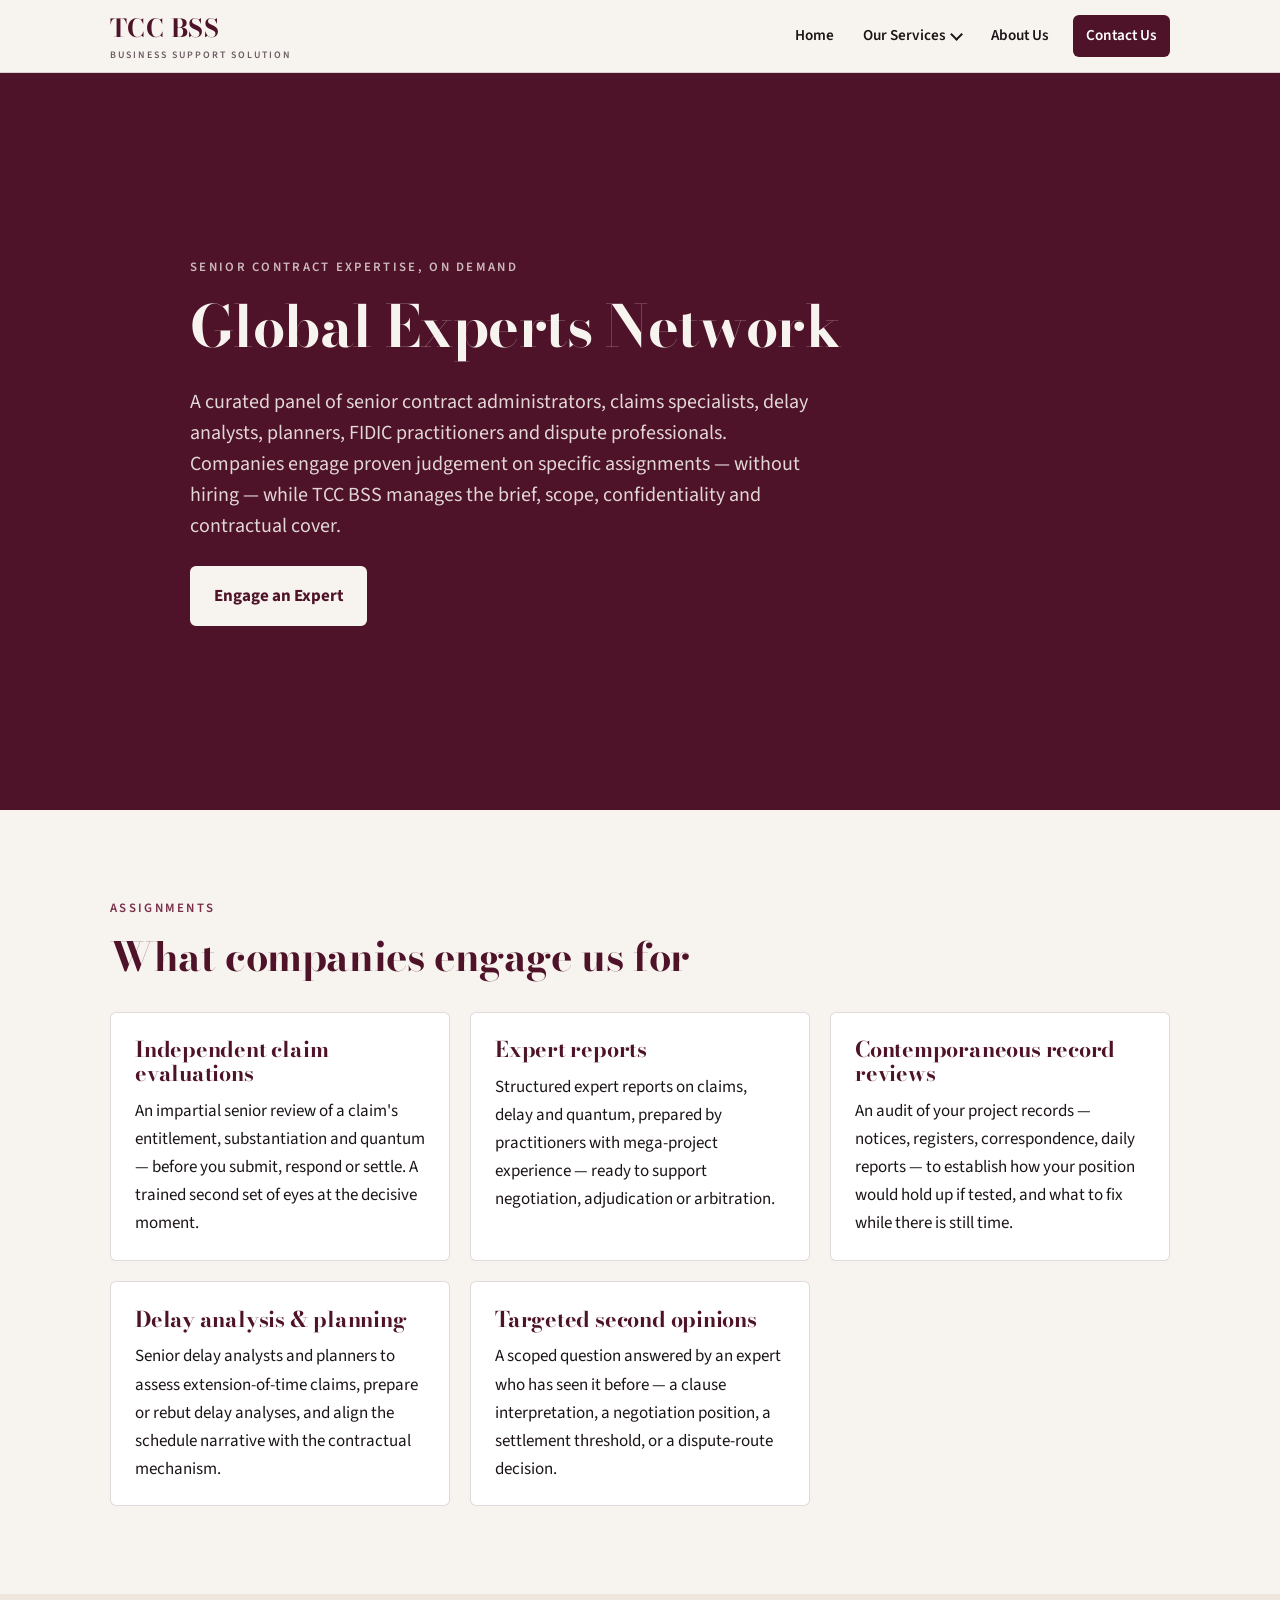
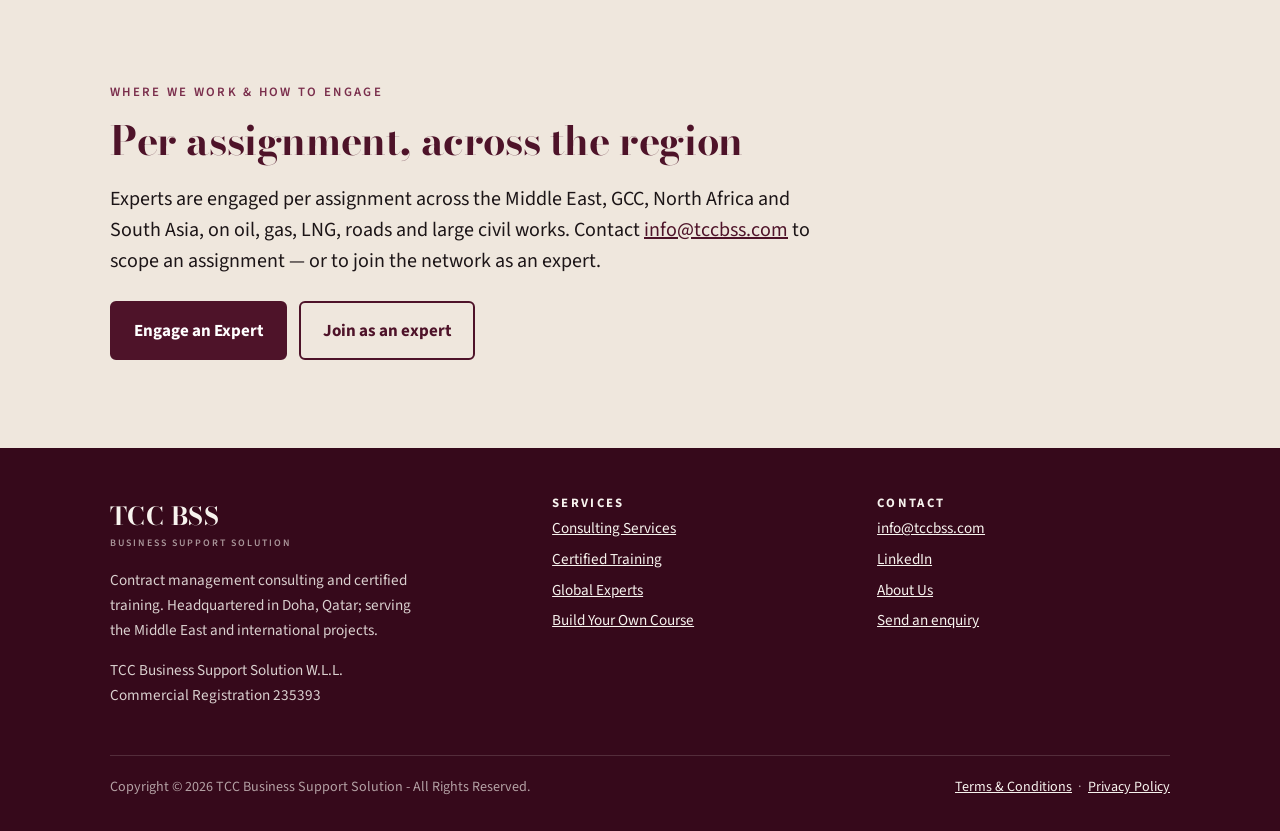
<file: global-experts.html>
<!DOCTYPE html>
<html lang="en">
<head>
<meta charset="utf-8">
<meta name="viewport" content="width=device-width, initial-scale=1">
<title>Global Experts — Contract &amp; Claims Specialists On Demand | TCC BSS</title>
<meta name="description" content="Engage senior contract, claims and delay experts on demand: independent claim evaluations, expert reports and second opinions across the Middle East.">
<link rel="canonical" href="https://tccbss.com/global-experts">
<meta property="og:type" content="website"><meta property="og:site_name" content="TCC Business Support Solution">
<meta property="og:title" content="Global Experts — Contract &amp; Claims Specialists On Demand | TCC BSS"><meta property="og:description" content="Engage senior contract, claims and delay experts on demand: independent claim evaluations, expert reports and second opinions across the Middle East."><meta property="og:url" content="https://tccbss.com/global-experts">
<meta name="twitter:card" content="summary">
<link rel="icon" href="/assets/favicon.svg" type="image/svg+xml">
<link rel="preconnect" href="https://fonts.googleapis.com"><link rel="preconnect" href="https://fonts.gstatic.com" crossorigin>
<link href="https://fonts.googleapis.com/css2?family=Bodoni+Moda:wght@700&family=Source+Sans+3:ital,wght@0,400;0,600;0,700;1,400&display=swap" rel="stylesheet">
<link rel="stylesheet" href="/assets/style.css">
<script type="application/ld+json">{"@context": "https://schema.org", "@graph": [{"@type": "ProfessionalService", "@id": "https://tccbss.com/#organization", "name": "TCC Business Support Solution", "alternateName": "TCC BSS", "legalName": "TCC Business Support Solution W.L.L.", "url": "https://tccbss.com/", "email": "info@tccbss.com", "logo": "https://tccbss.com/assets/favicon.svg", "description": "Doha-based contract management consulting and certified training for oil & gas, EPC and infrastructure. We fix contract leakage: claims, change control, and governance.", "address": {"@type": "PostalAddress", "addressLocality": "Doha", "addressCountry": "QA"}, "areaServed": ["Qatar", "Middle East", "GCC", "North Africa", "South Asia", "International"], "identifier": {"@type": "PropertyValue", "propertyID": "Commercial Registration", "value": "235393"}, "sameAs": ["https://www.linkedin.com/company/the-consulting-company-tcc"], "knowsAbout": ["Contract management", "Claims management", "Change control", "FIDIC contracts", "Contract risk management", "EPC contracts"]}, {"@type": "Service", "name": "Global Experts Network", "serviceType": "Contract and claims expert services", "provider": {"@id": "https://tccbss.com/#organization"}, "areaServed": ["Middle East", "GCC", "North Africa", "South Asia"], "url": "https://tccbss.com/global-experts"}]}</script>
</head>
<body>
<a class="skip" href="#main">Skip to content</a>
<header class="site-header"><div class="wrap">
  <a class="brand" href="/">TCC BSS<small>Business Support Solution</small></a>
  <button class="menu-btn" aria-expanded="false" aria-controls="nav">Menu <span class="chev"></span></button>
  <ul class="nav" id="nav">
    <li><a href="/">Home</a></li>
    <li class="has-sub"><button aria-expanded="false" aria-haspopup="true">Our Services <span class="chev"></span></button>
      <ul class="sub">
        <li><a href="/consulting-services">Consulting Services</a></li>
        <li><a href="/certified-training">Certified Training</a></li>
        <li><a href="/global-experts">Global Experts</a></li>
        <li><a href="/build-your-own-course">Build Your Own Course</a></li>
      </ul></li>
    <li><a href="/about-us">About Us</a></li>
    <li><a class="cta" href="/#contact">Contact Us</a></li>
  </ul>
</div></header>
<main id="main">
<section class="hero compact"><div class="wrap"><div>
  <p class="kicker">Senior contract expertise, on demand</p><h1>Global Experts Network</h1><p class="lead">A curated panel of senior contract administrators, claims specialists, delay analysts, planners, FIDIC practitioners and dispute professionals. Companies engage proven judgement on specific assignments — without hiring — while TCC BSS manages the brief, scope, confidentiality and contractual cover.</p>
  <div class="actions"><a class="btn" href="/#contact">Engage an Expert</a></div></div></div></section>
<section><div class="wrap"><p class="kicker">Assignments</p><h2>What companies engage us for</h2><div class="grid"><article class="card"><h3>Independent claim evaluations</h3><p>An impartial senior review of a claim's entitlement, substantiation and quantum — before you submit, respond or settle. A trained second set of eyes at the decisive moment.</p></article><article class="card"><h3>Expert reports</h3><p>Structured expert reports on claims, delay and quantum, prepared by practitioners with mega-project experience — ready to support negotiation, adjudication or arbitration.</p></article><article class="card"><h3>Contemporaneous record reviews</h3><p>An audit of your project records — notices, registers, correspondence, daily reports — to establish how your position would hold up if tested, and what to fix while there is still time.</p></article><article class="card"><h3>Delay analysis &amp; planning</h3><p>Senior delay analysts and planners to assess extension-of-time claims, prepare or rebut delay analyses, and align the schedule narrative with the contractual mechanism.</p></article><article class="card"><h3>Targeted second opinions</h3><p>A scoped question answered by an expert who has seen it before — a clause interpretation, a negotiation position, a settlement threshold, or a dispute-route decision.</p></article></div></div></section>
<section class="alt"><div class="wrap"><p class="kicker">Where we work &amp; how to engage</p><h2>Per assignment, across the region</h2>
<p class="intro lead">Experts are engaged per assignment across the Middle East, GCC, North Africa and South Asia, on oil, gas, LNG, roads and large civil works. Contact <a href="mailto:info@tccbss.com">info@tccbss.com</a> to scope an assignment — or to join the network as an expert.</p>
<div class="actions"><a class="btn" href="/#contact">Engage an Expert</a><a class="btn ghost" href="mailto:info@tccbss.com?subject=Joining%20the%20Global%20Experts%20network">Join as an expert</a></div></div></section>
</main>
<footer class="site-footer"><div class="wrap">
  <div class="cols">
    <div><a class="brand" href="/">TCC BSS<small>Business Support Solution</small></a>
      <p style="margin-top:1rem;max-width:40ch">Contract management consulting and certified training. Headquartered in Doha, Qatar; serving the Middle East and international projects.</p>
      <p>TCC Business Support Solution W.L.L.<br>Commercial Registration 235393</p></div>
    <div><h4>Services</h4><ul>
      <li><a href="/consulting-services">Consulting Services</a></li><li><a href="/certified-training">Certified Training</a></li>
      <li><a href="/global-experts">Global Experts</a></li><li><a href="/build-your-own-course">Build Your Own Course</a></li></ul></div>
    <div><h4>Contact</h4><ul>
      <li><a href="mailto:info@tccbss.com">info@tccbss.com</a></li><li><a href="https://www.linkedin.com/company/the-consulting-company-tcc" rel="noopener" target="_blank">LinkedIn</a></li>
      <li><a href="/about-us">About Us</a></li><li><a href="/#contact">Send an enquiry</a></li></ul></div>
  </div>
  <div class="legal"><span>Copyright © 2026 TCC Business Support Solution - All Rights Reserved.</span>
    <span><a href="/terms-%26-conditions">Terms &amp; Conditions</a> &nbsp;·&nbsp; <a href="/privacy-policy">Privacy Policy</a></span></div>
</div></footer>
<script src="/assets/site.js" defer></script>
</body>
</html>
</file>
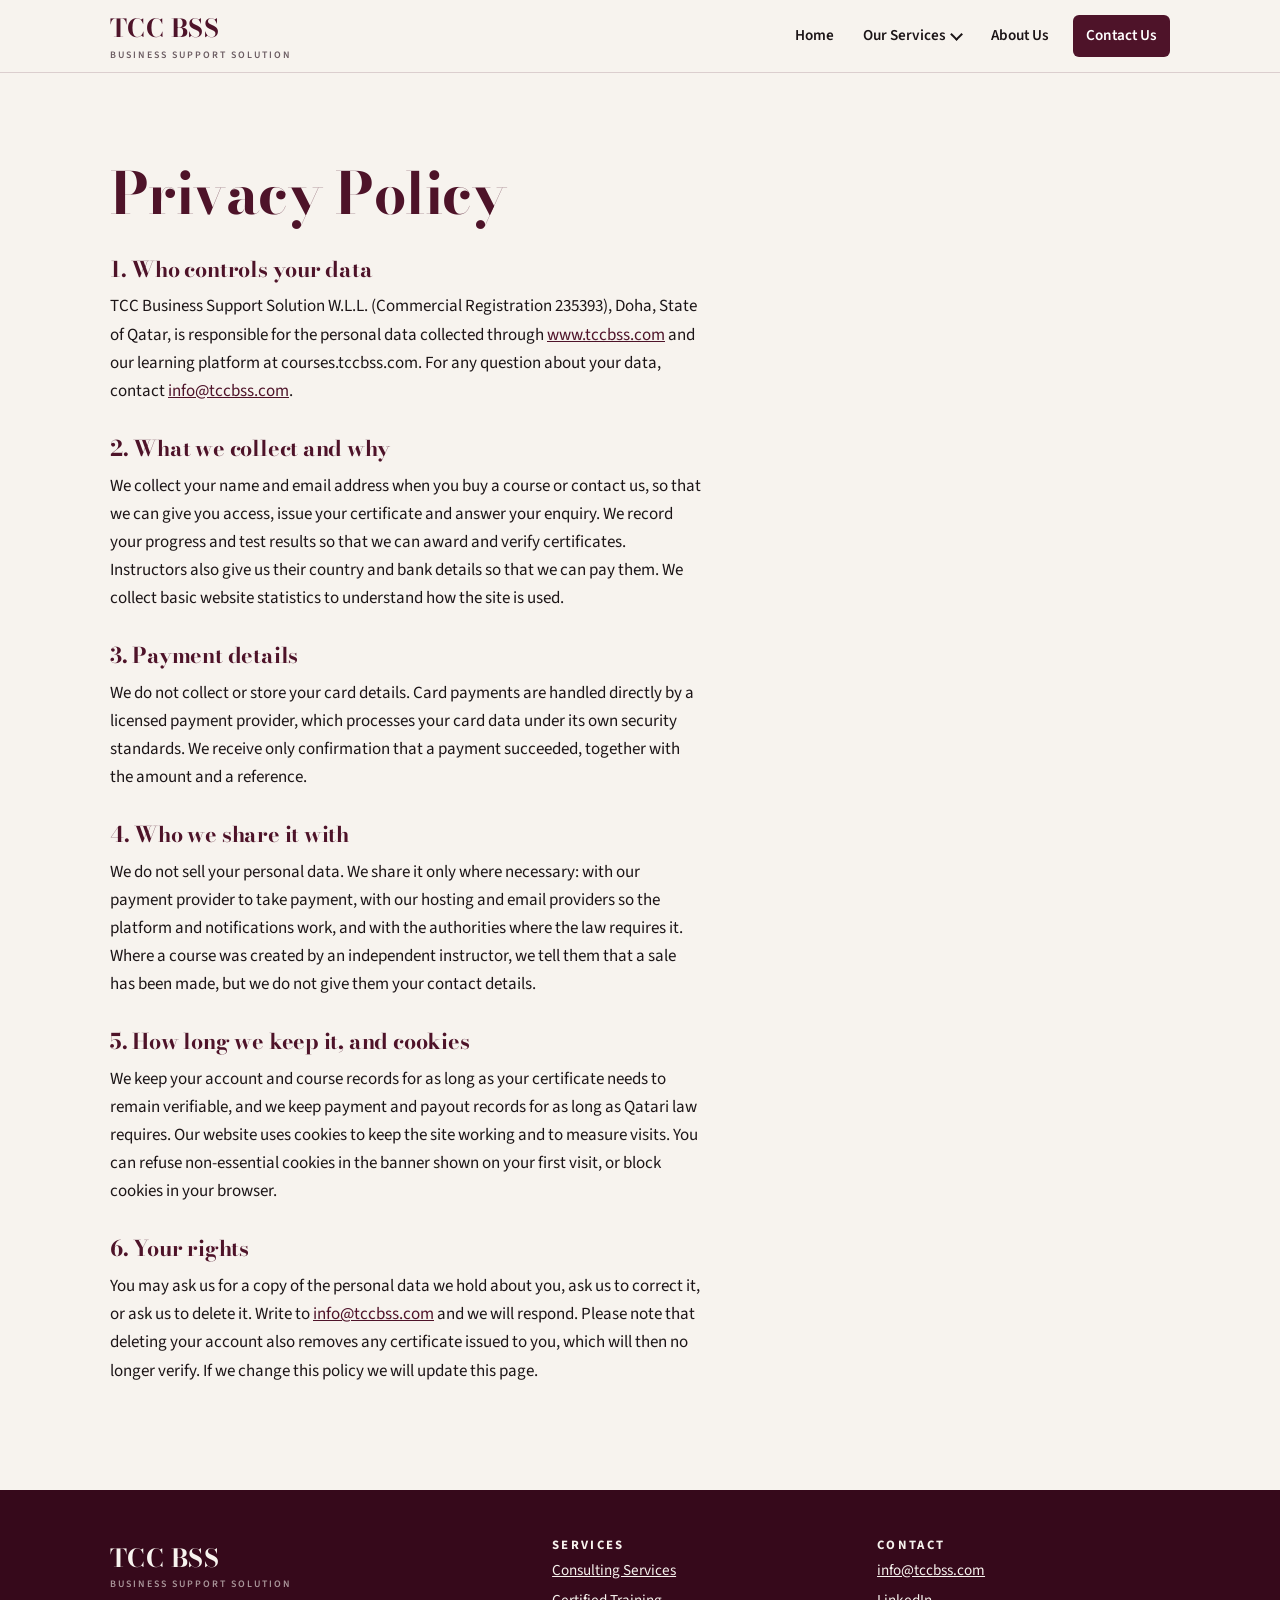
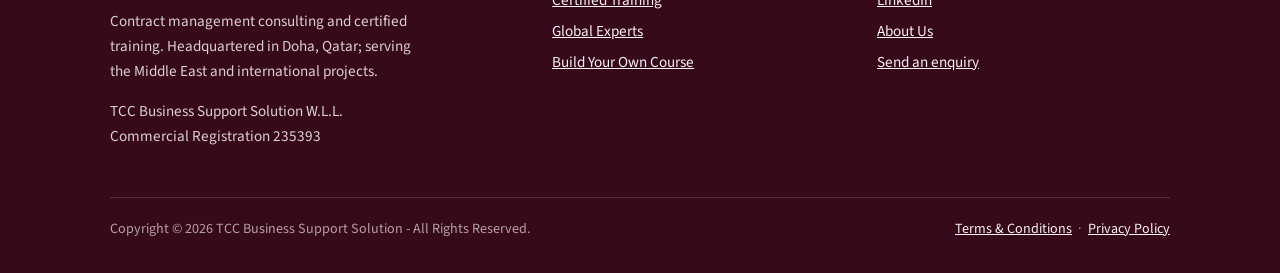
<file: privacy-policy.html>
<!DOCTYPE html>
<html lang="en">
<head>
<meta charset="utf-8">
<meta name="viewport" content="width=device-width, initial-scale=1">
<title>Privacy Policy | TCC Business Support Solution - Data Privacy &amp; Cookies</title>
<meta name="description" content="Explore TCC Business Support Solution&#x27;s privacy policy, detailing user data protection, data privacy practices, and cookies policy for all visitors.">
<link rel="canonical" href="https://tccbss.com/privacy-policy">
<meta property="og:type" content="website"><meta property="og:site_name" content="TCC Business Support Solution">
<meta property="og:title" content="Privacy Policy | TCC Business Support Solution - Data Privacy &amp; Cookies"><meta property="og:description" content="Explore TCC Business Support Solution&#x27;s privacy policy, detailing user data protection, data privacy practices, and cookies policy for all visitors."><meta property="og:url" content="https://tccbss.com/privacy-policy">
<meta name="twitter:card" content="summary">
<link rel="icon" href="/assets/favicon.svg" type="image/svg+xml">
<link rel="preconnect" href="https://fonts.googleapis.com"><link rel="preconnect" href="https://fonts.gstatic.com" crossorigin>
<link href="https://fonts.googleapis.com/css2?family=Bodoni+Moda:wght@700&family=Source+Sans+3:ital,wght@0,400;0,600;0,700;1,400&display=swap" rel="stylesheet">
<link rel="stylesheet" href="/assets/style.css">
<script type="application/ld+json">{"@context": "https://schema.org", "@graph": [{"@type": "ProfessionalService", "@id": "https://tccbss.com/#organization", "name": "TCC Business Support Solution", "alternateName": "TCC BSS", "legalName": "TCC Business Support Solution W.L.L.", "url": "https://tccbss.com/", "email": "info@tccbss.com", "logo": "https://tccbss.com/assets/favicon.svg", "description": "Doha-based contract management consulting and certified training for oil & gas, EPC and infrastructure. We fix contract leakage: claims, change control, and governance.", "address": {"@type": "PostalAddress", "addressLocality": "Doha", "addressCountry": "QA"}, "areaServed": ["Qatar", "Middle East", "GCC", "North Africa", "South Asia", "International"], "identifier": {"@type": "PropertyValue", "propertyID": "Commercial Registration", "value": "235393"}, "sameAs": ["https://www.linkedin.com/company/the-consulting-company-tcc"], "knowsAbout": ["Contract management", "Claims management", "Change control", "FIDIC contracts", "Contract risk management", "EPC contracts"]}]}</script>
</head>
<body>
<a class="skip" href="#main">Skip to content</a>
<header class="site-header"><div class="wrap">
  <a class="brand" href="/">TCC BSS<small>Business Support Solution</small></a>
  <button class="menu-btn" aria-expanded="false" aria-controls="nav">Menu <span class="chev"></span></button>
  <ul class="nav" id="nav">
    <li><a href="/">Home</a></li>
    <li class="has-sub"><button aria-expanded="false" aria-haspopup="true">Our Services <span class="chev"></span></button>
      <ul class="sub">
        <li><a href="/consulting-services">Consulting Services</a></li>
        <li><a href="/certified-training">Certified Training</a></li>
        <li><a href="/global-experts">Global Experts</a></li>
        <li><a href="/build-your-own-course">Build Your Own Course</a></li>
      </ul></li>
    <li><a href="/about-us">About Us</a></li>
    <li><a class="cta" href="/#contact">Contact Us</a></li>
  </ul>
</div></header>
<main id="main">
<section><div class="wrap"><div class="article"><h1>Privacy Policy</h1><h2>1. Who controls your data</h2><p>TCC Business Support Solution W.L.L. (Commercial Registration 235393), Doha, State of Qatar, is responsible for the personal data collected through <a href="https://www.tccbss.com">www.tccbss.com</a> and our learning platform at courses.tccbss.com. For any question about your data, contact <a href="mailto:info@tccbss.com">info@tccbss.com</a>.</p><h2>2. What we collect and why</h2><p>We collect your name and email address when you buy a course or contact us, so that we can give you access, issue your certificate and answer your enquiry. We record your progress and test results so that we can award and verify certificates. Instructors also give us their country and bank details so that we can pay them. We collect basic website statistics to understand how the site is used.</p><h2>3. Payment details</h2><p>We do not collect or store your card details. Card payments are handled directly by a licensed payment provider, which processes your card data under its own security standards. We receive only confirmation that a payment succeeded, together with the amount and a reference.</p><h2>4. Who we share it with</h2><p>We do not sell your personal data. We share it only where necessary: with our payment provider to take payment, with our hosting and email providers so the platform and notifications work, and with the authorities where the law requires it. Where a course was created by an independent instructor, we tell them that a sale has been made, but we do not give them your contact details.</p><h2>5. How long we keep it, and cookies</h2><p>We keep your account and course records for as long as your certificate needs to remain verifiable, and we keep payment and payout records for as long as Qatari law requires. Our website uses cookies to keep the site working and to measure visits. You can refuse non-essential cookies in the banner shown on your first visit, or block cookies in your browser.</p><h2>6. Your rights</h2><p>You may ask us for a copy of the personal data we hold about you, ask us to correct it, or ask us to delete it. Write to <a href="mailto:info@tccbss.com">info@tccbss.com</a> and we will respond. Please note that deleting your account also removes any certificate issued to you, which will then no longer verify. If we change this policy we will update this page.</p></div></div></section>
</main>
<footer class="site-footer"><div class="wrap">
  <div class="cols">
    <div><a class="brand" href="/">TCC BSS<small>Business Support Solution</small></a>
      <p style="margin-top:1rem;max-width:40ch">Contract management consulting and certified training. Headquartered in Doha, Qatar; serving the Middle East and international projects.</p>
      <p>TCC Business Support Solution W.L.L.<br>Commercial Registration 235393</p></div>
    <div><h4>Services</h4><ul>
      <li><a href="/consulting-services">Consulting Services</a></li><li><a href="/certified-training">Certified Training</a></li>
      <li><a href="/global-experts">Global Experts</a></li><li><a href="/build-your-own-course">Build Your Own Course</a></li></ul></div>
    <div><h4>Contact</h4><ul>
      <li><a href="mailto:info@tccbss.com">info@tccbss.com</a></li><li><a href="https://www.linkedin.com/company/the-consulting-company-tcc" rel="noopener" target="_blank">LinkedIn</a></li>
      <li><a href="/about-us">About Us</a></li><li><a href="/#contact">Send an enquiry</a></li></ul></div>
  </div>
  <div class="legal"><span>Copyright © 2026 TCC Business Support Solution - All Rights Reserved.</span>
    <span><a href="/terms-%26-conditions">Terms &amp; Conditions</a> &nbsp;·&nbsp; <a href="/privacy-policy">Privacy Policy</a></span></div>
</div></footer>
<script src="/assets/site.js" defer></script>
</body>
</html>
</file>
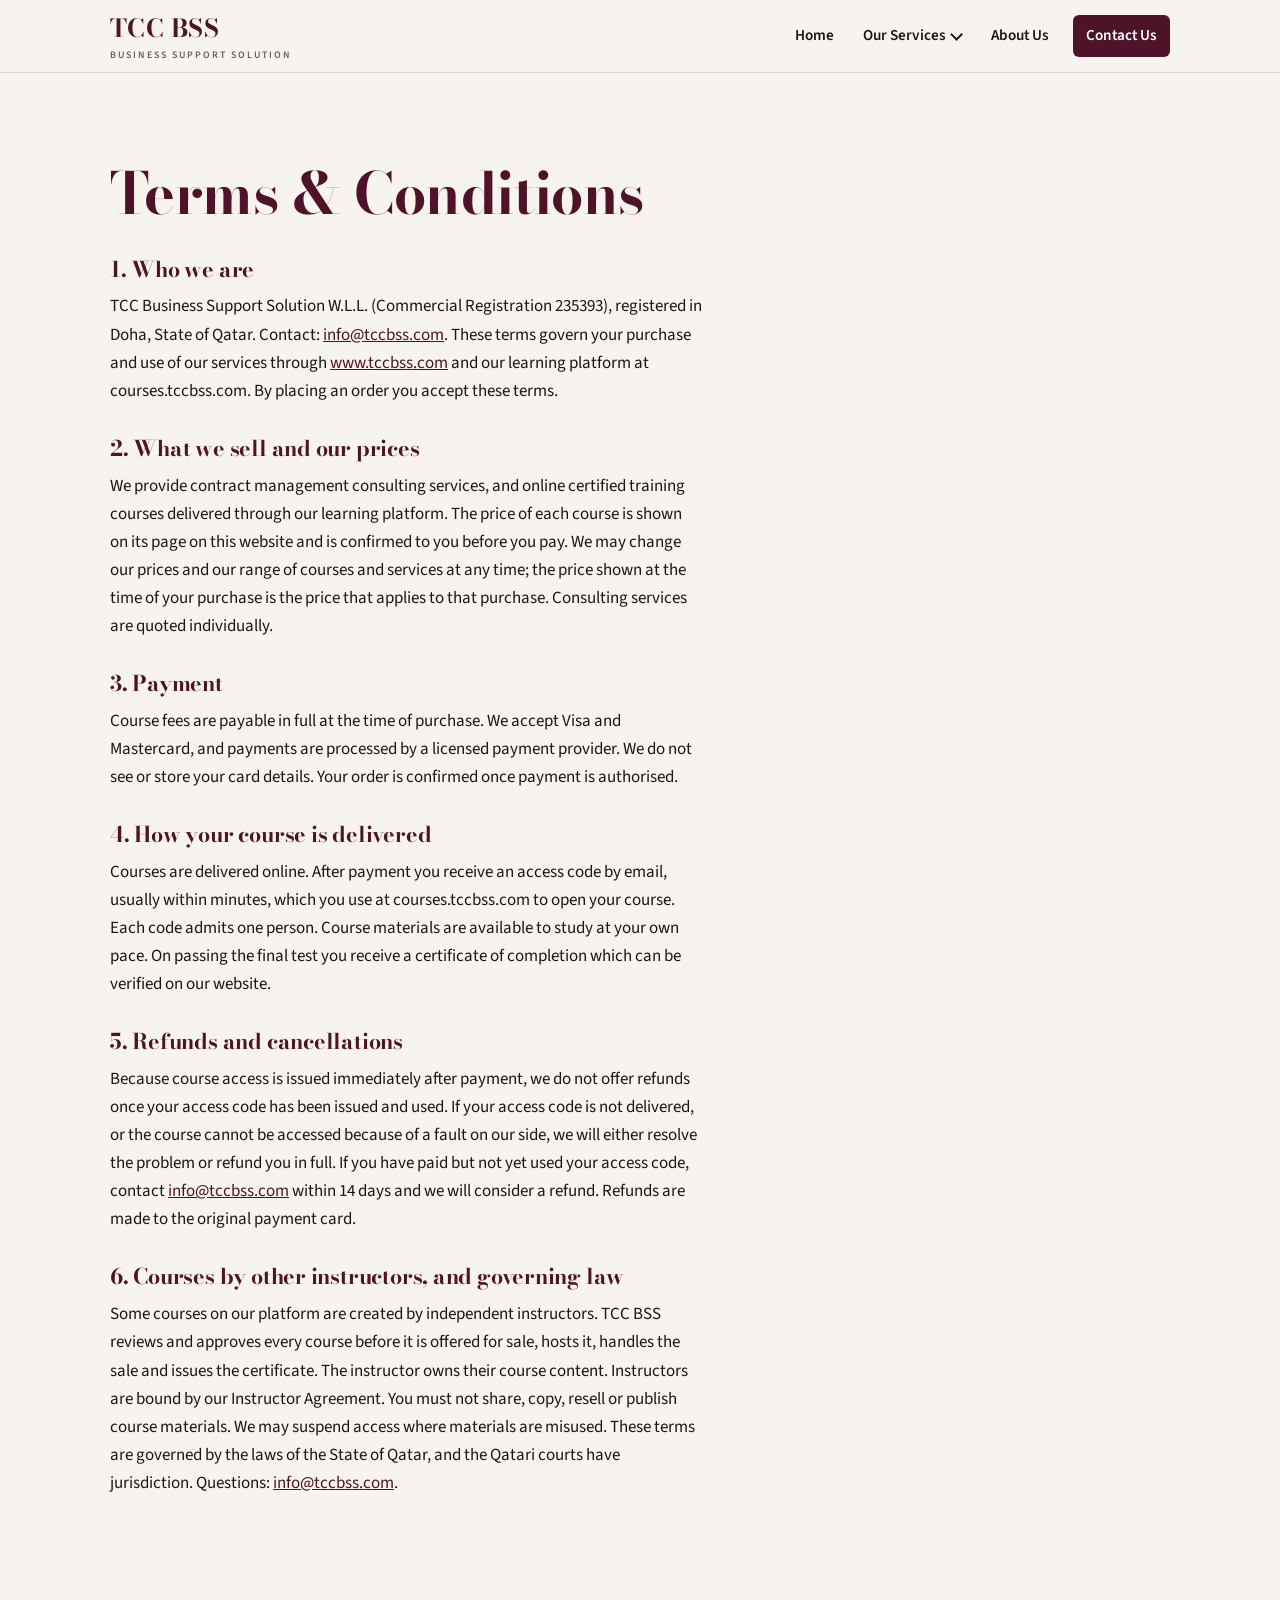
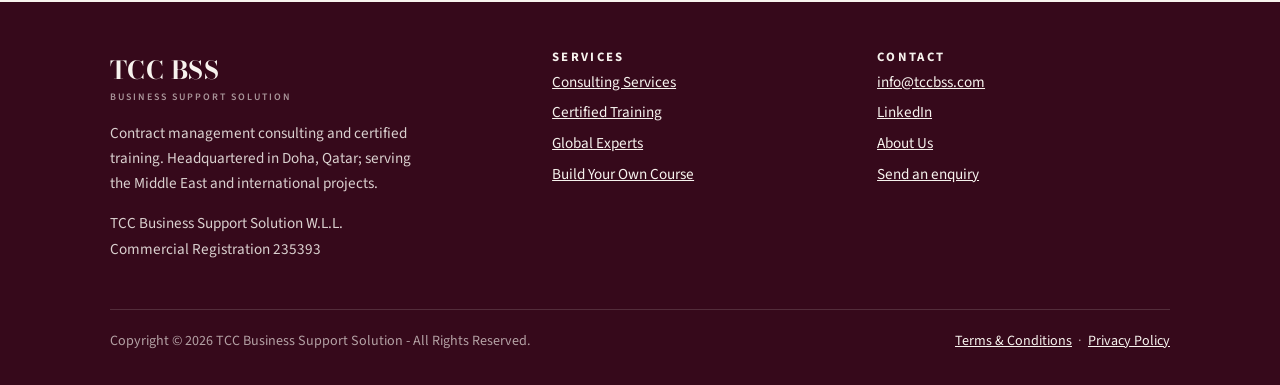
<file: terms-&-conditions.html>
<!DOCTYPE html>
<html lang="en">
<head>
<meta charset="utf-8">
<meta name="viewport" content="width=device-width, initial-scale=1">
<title>TCC BSS Terms and Conditions for Consulting and Training</title>
<meta name="description" content="Explore our Terms and Conditions at TCC BSS. We offer contract management consulting and online certified training. Understand our refund policy and more!">
<link rel="canonical" href="https://tccbss.com/terms-%26-conditions">
<meta property="og:type" content="website"><meta property="og:site_name" content="TCC Business Support Solution">
<meta property="og:title" content="TCC BSS Terms and Conditions for Consulting and Training"><meta property="og:description" content="Explore our Terms and Conditions at TCC BSS. We offer contract management consulting and online certified training. Understand our refund policy and more!"><meta property="og:url" content="https://tccbss.com/terms-%26-conditions">
<meta name="twitter:card" content="summary">
<link rel="icon" href="/assets/favicon.svg" type="image/svg+xml">
<link rel="preconnect" href="https://fonts.googleapis.com"><link rel="preconnect" href="https://fonts.gstatic.com" crossorigin>
<link href="https://fonts.googleapis.com/css2?family=Bodoni+Moda:wght@700&family=Source+Sans+3:ital,wght@0,400;0,600;0,700;1,400&display=swap" rel="stylesheet">
<link rel="stylesheet" href="/assets/style.css">
<script type="application/ld+json">{"@context": "https://schema.org", "@graph": [{"@type": "ProfessionalService", "@id": "https://tccbss.com/#organization", "name": "TCC Business Support Solution", "alternateName": "TCC BSS", "legalName": "TCC Business Support Solution W.L.L.", "url": "https://tccbss.com/", "email": "info@tccbss.com", "logo": "https://tccbss.com/assets/favicon.svg", "description": "Doha-based contract management consulting and certified training for oil & gas, EPC and infrastructure. We fix contract leakage: claims, change control, and governance.", "address": {"@type": "PostalAddress", "addressLocality": "Doha", "addressCountry": "QA"}, "areaServed": ["Qatar", "Middle East", "GCC", "North Africa", "South Asia", "International"], "identifier": {"@type": "PropertyValue", "propertyID": "Commercial Registration", "value": "235393"}, "sameAs": ["https://www.linkedin.com/company/the-consulting-company-tcc"], "knowsAbout": ["Contract management", "Claims management", "Change control", "FIDIC contracts", "Contract risk management", "EPC contracts"]}]}</script>
</head>
<body>
<a class="skip" href="#main">Skip to content</a>
<header class="site-header"><div class="wrap">
  <a class="brand" href="/">TCC BSS<small>Business Support Solution</small></a>
  <button class="menu-btn" aria-expanded="false" aria-controls="nav">Menu <span class="chev"></span></button>
  <ul class="nav" id="nav">
    <li><a href="/">Home</a></li>
    <li class="has-sub"><button aria-expanded="false" aria-haspopup="true">Our Services <span class="chev"></span></button>
      <ul class="sub">
        <li><a href="/consulting-services">Consulting Services</a></li>
        <li><a href="/certified-training">Certified Training</a></li>
        <li><a href="/global-experts">Global Experts</a></li>
        <li><a href="/build-your-own-course">Build Your Own Course</a></li>
      </ul></li>
    <li><a href="/about-us">About Us</a></li>
    <li><a class="cta" href="/#contact">Contact Us</a></li>
  </ul>
</div></header>
<main id="main">
<section><div class="wrap"><div class="article"><h1>Terms &amp; Conditions</h1><h2>1. Who we are</h2><p>TCC Business Support Solution W.L.L. (Commercial Registration 235393), registered in Doha, State of Qatar. Contact: <a href="mailto:info@tccbss.com">info@tccbss.com</a>. These terms govern your purchase and use of our services through <a href="https://www.tccbss.com">www.tccbss.com</a> and our learning platform at courses.tccbss.com. By placing an order you accept these terms.</p><h2>2. What we sell and our prices</h2><p>We provide contract management consulting services, and online certified training courses delivered through our learning platform. The price of each course is shown on its page on this website and is confirmed to you before you pay. We may change our prices and our range of courses and services at any time; the price shown at the time of your purchase is the price that applies to that purchase. Consulting services are quoted individually.</p><h2>3. Payment</h2><p>Course fees are payable in full at the time of purchase. We accept Visa and Mastercard, and payments are processed by a licensed payment provider. We do not see or store your card details. Your order is confirmed once payment is authorised.</p><h2>4. How your course is delivered</h2><p>Courses are delivered online. After payment you receive an access code by email, usually within minutes, which you use at courses.tccbss.com to open your course. Each code admits one person. Course materials are available to study at your own pace. On passing the final test you receive a certificate of completion which can be verified on our website.</p><h2>5. Refunds and cancellations</h2><p>Because course access is issued immediately after payment, we do not offer refunds once your access code has been issued and used. If your access code is not delivered, or the course cannot be accessed because of a fault on our side, we will either resolve the problem or refund you in full. If you have paid but not yet used your access code, contact <a href="mailto:info@tccbss.com">info@tccbss.com</a> within 14 days and we will consider a refund. Refunds are made to the original payment card.</p><h2>6. Courses by other instructors, and governing law</h2><p>Some courses on our platform are created by independent instructors. TCC BSS reviews and approves every course before it is offered for sale, hosts it, handles the sale and issues the certificate. The instructor owns their course content. Instructors are bound by our Instructor Agreement. You must not share, copy, resell or publish course materials. We may suspend access where materials are misused. These terms are governed by the laws of the State of Qatar, and the Qatari courts have jurisdiction. Questions: <a href="mailto:info@tccbss.com">info@tccbss.com</a>.</p></div></div></section>
</main>
<footer class="site-footer"><div class="wrap">
  <div class="cols">
    <div><a class="brand" href="/">TCC BSS<small>Business Support Solution</small></a>
      <p style="margin-top:1rem;max-width:40ch">Contract management consulting and certified training. Headquartered in Doha, Qatar; serving the Middle East and international projects.</p>
      <p>TCC Business Support Solution W.L.L.<br>Commercial Registration 235393</p></div>
    <div><h4>Services</h4><ul>
      <li><a href="/consulting-services">Consulting Services</a></li><li><a href="/certified-training">Certified Training</a></li>
      <li><a href="/global-experts">Global Experts</a></li><li><a href="/build-your-own-course">Build Your Own Course</a></li></ul></div>
    <div><h4>Contact</h4><ul>
      <li><a href="mailto:info@tccbss.com">info@tccbss.com</a></li><li><a href="https://www.linkedin.com/company/the-consulting-company-tcc" rel="noopener" target="_blank">LinkedIn</a></li>
      <li><a href="/about-us">About Us</a></li><li><a href="/#contact">Send an enquiry</a></li></ul></div>
  </div>
  <div class="legal"><span>Copyright © 2026 TCC Business Support Solution - All Rights Reserved.</span>
    <span><a href="/terms-%26-conditions">Terms &amp; Conditions</a> &nbsp;·&nbsp; <a href="/privacy-policy">Privacy Policy</a></span></div>
</div></footer>
<script src="/assets/site.js" defer></script>
</body>
</html>
</file>
<file: assets/style.css>
/* TCC BSS — brand: Qatar maroon, off-white, Didone serif */
:root{
  --maroon:#4E1329; --maroon-deep:#36091B; --maroon-soft:#7A2E4C;
  --off:#F7F3EE; --sand:#EFE7DD; --white:#FFFFFF;
  --ink:#1C1517; --muted:#6B5C61; --line:rgba(78,19,41,.16);
  --serif:"Didot","Bodoni Moda","Bodoni 72","Playfair Display",Georgia,serif;
  --sans:"Source Sans 3","Source Sans Pro","Helvetica Neue",Arial,sans-serif;
  --max:1140px; --radius:6px;
}
*{box-sizing:border-box} html{scroll-behavior:smooth;-webkit-text-size-adjust:100%}
body{margin:0;font-family:var(--sans);font-size:1.0625rem;line-height:1.65;color:var(--ink);background:var(--off)}
img,svg{max-width:100%;height:auto;display:block}
a{color:var(--maroon)} a:focus-visible,button:focus-visible,input:focus-visible,textarea:focus-visible,summary:focus-visible{outline:3px solid var(--maroon-soft);outline-offset:3px}
h1,h2,h3,h4{font-family:var(--serif);font-weight:700;line-height:1.12;margin:0 0 .5em;color:var(--maroon);letter-spacing:-.01em}
h1{font-size:clamp(2.1rem,4.6vw,3.6rem)} h2{font-size:clamp(1.7rem,3.2vw,2.5rem)} h3{font-size:1.35rem} h4{font-size:1.15rem;margin-bottom:.35em}
p{margin:0 0 1em} .lead{font-size:1.25rem;line-height:1.55}
.kicker{font-family:var(--sans);font-size:.8rem;letter-spacing:.18em;text-transform:uppercase;color:var(--maroon-soft);font-weight:600;margin:0 0 1rem}
.wrap{max-width:var(--max);margin:0 auto;padding:0 clamp(1rem,4vw,2.5rem)}
.skip{position:absolute;left:-999px;top:0;background:var(--maroon);color:#fff;padding:.6rem 1rem;z-index:100}.skip:focus{left:1rem;top:1rem}

/* header */
.site-header{position:sticky;top:0;z-index:50;background:rgba(247,243,238,.94);backdrop-filter:blur(10px);border-bottom:1px solid var(--line)}
.site-header .wrap{display:flex;align-items:center;justify-content:space-between;min-height:72px;gap:1rem}
.brand{font-family:var(--serif);font-size:1.55rem;font-weight:700;color:var(--maroon);text-decoration:none;letter-spacing:.02em;white-space:nowrap}
.brand small{display:block;font-family:var(--sans);font-size:.62rem;letter-spacing:.2em;text-transform:uppercase;color:var(--muted);font-weight:600;margin-top:-2px}
.nav{display:flex;align-items:center;gap:.25rem;list-style:none;margin:0;padding:0}
.nav a,.nav button{font:inherit;font-size:.95rem;font-weight:600;color:var(--ink);text-decoration:none;padding:.55rem .8rem;border-radius:var(--radius);background:none;border:0;cursor:pointer;display:inline-flex;align-items:center;gap:.35rem}
.nav a:hover,.nav button:hover,.nav a[aria-current=page]{color:var(--maroon);background:rgba(78,19,41,.06)}
.nav .cta{background:var(--maroon);color:#fff;margin-left:.5rem}.nav .cta:hover{background:var(--maroon-deep);color:#fff}
.has-sub{position:relative}
.sub{position:absolute;top:100%;left:0;min-width:250px;background:var(--white);border:1px solid var(--line);border-radius:var(--radius);box-shadow:0 14px 34px rgba(28,21,23,.12);padding:.4rem;list-style:none;margin:.3rem 0 0;display:none}
.has-sub.open .sub,.has-sub:focus-within .sub{display:block}
.sub a{display:block;padding:.6rem .8rem}
.chev{width:.6em;height:.6em;border-right:2px solid currentColor;border-bottom:2px solid currentColor;transform:rotate(45deg);margin-top:-.25em}
.menu-btn{display:none;font:inherit;background:none;border:1px solid var(--line);border-radius:var(--radius);padding:.5rem .7rem;color:var(--maroon);cursor:pointer}
@media (max-width:880px){
  .menu-btn{display:inline-flex;align-items:center;gap:.5rem}
  .nav{display:none;position:absolute;left:0;right:0;top:100%;flex-direction:column;align-items:stretch;background:var(--off);border-bottom:1px solid var(--line);padding:.75rem clamp(1rem,4vw,2.5rem) 1.25rem}
  .nav.open{display:flex}
  .nav a,.nav button{width:100%;justify-content:space-between;padding:.75rem .5rem}
  .sub{position:static;box-shadow:none;border:0;background:transparent;padding:0 0 0 1rem;margin:0}
  .nav .cta{margin:.5rem 0 0;justify-content:center}
}

/* hero */
.hero{background:var(--maroon);color:var(--off);position:relative;overflow:hidden}
.hero .wrap{display:grid;grid-template-columns:1.1fr .9fr;gap:3rem;align-items:center;padding-top:clamp(3rem,8vw,6rem);padding-bottom:clamp(3rem,8vw,6rem)}
.hero h1,.hero .kicker{color:var(--off)} .hero .kicker{color:rgba(247,243,238,.75)}
.hero .lead{color:rgba(247,243,238,.88);max-width:34ch}
.hero.compact .wrap{grid-template-columns:1fr;max-width:calc(var(--max) - 160px)}
.hero.compact .lead{max-width:62ch}
.btn{display:inline-flex;align-items:center;gap:.5rem;font:inherit;font-weight:700;padding:.85rem 1.35rem;border-radius:var(--radius);text-decoration:none;border:2px solid var(--maroon);background:var(--maroon);color:#fff;cursor:pointer;transition:transform .15s,background .15s}
.btn:hover{background:var(--maroon-deep);border-color:var(--maroon-deep);transform:translateY(-1px)}
.btn.ghost{background:transparent;color:var(--maroon)} .btn.ghost:hover{background:rgba(78,19,41,.07)}
.hero .btn{background:var(--off);color:var(--maroon);border-color:var(--off)} .hero .btn:hover{background:#fff}
.hero .btn.ghost{background:transparent;color:var(--off);border-color:rgba(247,243,238,.6)} .hero .btn.ghost:hover{background:rgba(247,243,238,.1)}
.actions{display:flex;flex-wrap:wrap;gap:.75rem;margin-top:1.5rem}
.motif{width:100%;max-width:460px;margin:0 auto}
@media (max-width:880px){.hero .wrap{grid-template-columns:1fr}.motif{max-width:300px}}

/* bands & sections */
section{padding:clamp(3rem,7vw,5.5rem) 0}
.band{background:var(--maroon-deep);color:var(--off);padding:1.1rem 0}
.band ul{list-style:none;margin:0;padding:0;display:flex;flex-wrap:wrap;gap:.5rem 2.5rem;justify-content:center;font-weight:600;letter-spacing:.02em}
.band li::before{content:"";display:inline-block;width:.45em;height:.45em;background:var(--off);opacity:.7;margin-right:.7em;transform:rotate(45deg)}
.alt{background:var(--sand)}
.intro{max-width:70ch}
.grid{display:grid;gap:1.25rem;grid-template-columns:repeat(auto-fit,minmax(280px,1fr));margin-top:2rem}
.card{background:var(--white);border:1px solid var(--line);border-radius:var(--radius);padding:1.6rem 1.5rem 1.4rem;position:relative;transition:transform .15s,box-shadow .15s}
.card::before{content:"";position:absolute;left:0;right:0;top:0;height:4px;background:var(--maroon);border-radius:var(--radius) var(--radius) 0 0;opacity:0;transition:opacity .15s}
.card:hover{transform:translateY(-3px);box-shadow:0 16px 36px rgba(28,21,23,.09)} .card:hover::before{opacity:1}
.card h3,.card h4{color:var(--maroon)} .card p:last-child{margin:0}
.num{font-family:var(--serif);font-size:2.2rem;color:var(--maroon-soft);line-height:1;margin-bottom:.4rem}
.levels{display:grid;gap:1rem;margin-top:2rem}
.level{display:grid;grid-template-columns:auto 1fr auto;gap:1.25rem;align-items:center;background:var(--white);border:1px solid var(--line);border-radius:var(--radius);padding:1.25rem 1.5rem}
.level .tag{font-family:var(--serif);font-size:1.6rem;color:var(--maroon);white-space:nowrap}
.level .tag small{display:block;font-family:var(--sans);font-size:.72rem;letter-spacing:.16em;text-transform:uppercase;color:var(--muted)}
.level p{margin:0}
@media (max-width:700px){.level{grid-template-columns:1fr}.level .btn{width:100%;justify-content:center}}
.steps{counter-reset:s;display:grid;gap:1.25rem;grid-template-columns:repeat(auto-fit,minmax(240px,1fr));margin-top:2rem}
.steps .card{padding-top:1.4rem}
.faq details{background:var(--white);border:1px solid var(--line);border-radius:var(--radius);margin:0 0 .75rem;padding:0 1.25rem}
.faq summary{cursor:pointer;font-weight:700;padding:1rem 0;font-size:1.05rem;color:var(--maroon);list-style:none;display:flex;justify-content:space-between;gap:1rem}
.faq summary::-webkit-details-marker{display:none}
.faq summary::after{content:"+";font-family:var(--serif);font-size:1.5rem;line-height:1} .faq details[open] summary::after{content:"–"}
.faq details p{margin:0 0 1rem}
.cta-band{background:var(--maroon);color:var(--off);text-align:center}
.cta-band h2{color:var(--off)} .cta-band p{max-width:60ch;margin:0 auto 1.5rem;color:rgba(247,243,238,.85)}
.cta-band .btn{background:var(--off);color:var(--maroon);border-color:var(--off)}

/* contact */
.contact{display:grid;grid-template-columns:1.1fr .9fr;gap:3rem;align-items:start;margin-top:2rem}
@media (max-width:880px){.contact{grid-template-columns:1fr}}
form.f{display:grid;gap:1rem}
.f label{font-weight:600;display:block;margin-bottom:.3rem}
.f input,.f textarea{width:100%;font:inherit;padding:.8rem .9rem;border:1px solid var(--line);border-radius:var(--radius);background:var(--white);color:var(--ink)}
.f textarea{min-height:150px;resize:vertical}
.f .row{display:grid;gap:1rem;grid-template-columns:1fr 1fr}@media (max-width:600px){.f .row{grid-template-columns:1fr}}
.f .hp{position:absolute;left:-9999px}
.note{font-size:.92rem;color:var(--muted)}
.status{font-weight:600;margin:0}
.info h3{margin-top:0}
.info a{font-weight:600}
.info dl{margin:1.25rem 0 0} .info dt{font-size:.78rem;letter-spacing:.16em;text-transform:uppercase;color:var(--muted);font-weight:600} .info dd{margin:0 0 .9rem}

/* article (legal) */
.article{max-width:74ch} .article h2{font-size:1.35rem;margin-top:2rem}

/* footer */
.site-footer{background:var(--maroon-deep);color:rgba(247,243,238,.85);padding:3rem 0 2rem;font-size:.95rem}
.site-footer a{color:var(--off)}
.site-footer .cols{display:grid;gap:2rem;grid-template-columns:1.4fr 1fr 1fr}
@media (max-width:700px){.site-footer .cols{grid-template-columns:1fr}}
.site-footer .brand{color:var(--off)} .site-footer .brand small{color:rgba(247,243,238,.6)}
.site-footer ul{list-style:none;margin:0;padding:0} .site-footer li{margin:.35rem 0}
.site-footer h4{color:var(--off);font-family:var(--sans);font-size:.8rem;letter-spacing:.18em;text-transform:uppercase}
.legal{border-top:1px solid rgba(247,243,238,.15);margin-top:2rem;padding-top:1.25rem;display:flex;flex-wrap:wrap;gap:.5rem 1.5rem;justify-content:space-between;font-size:.88rem;color:rgba(247,243,238,.65)}
</file>
